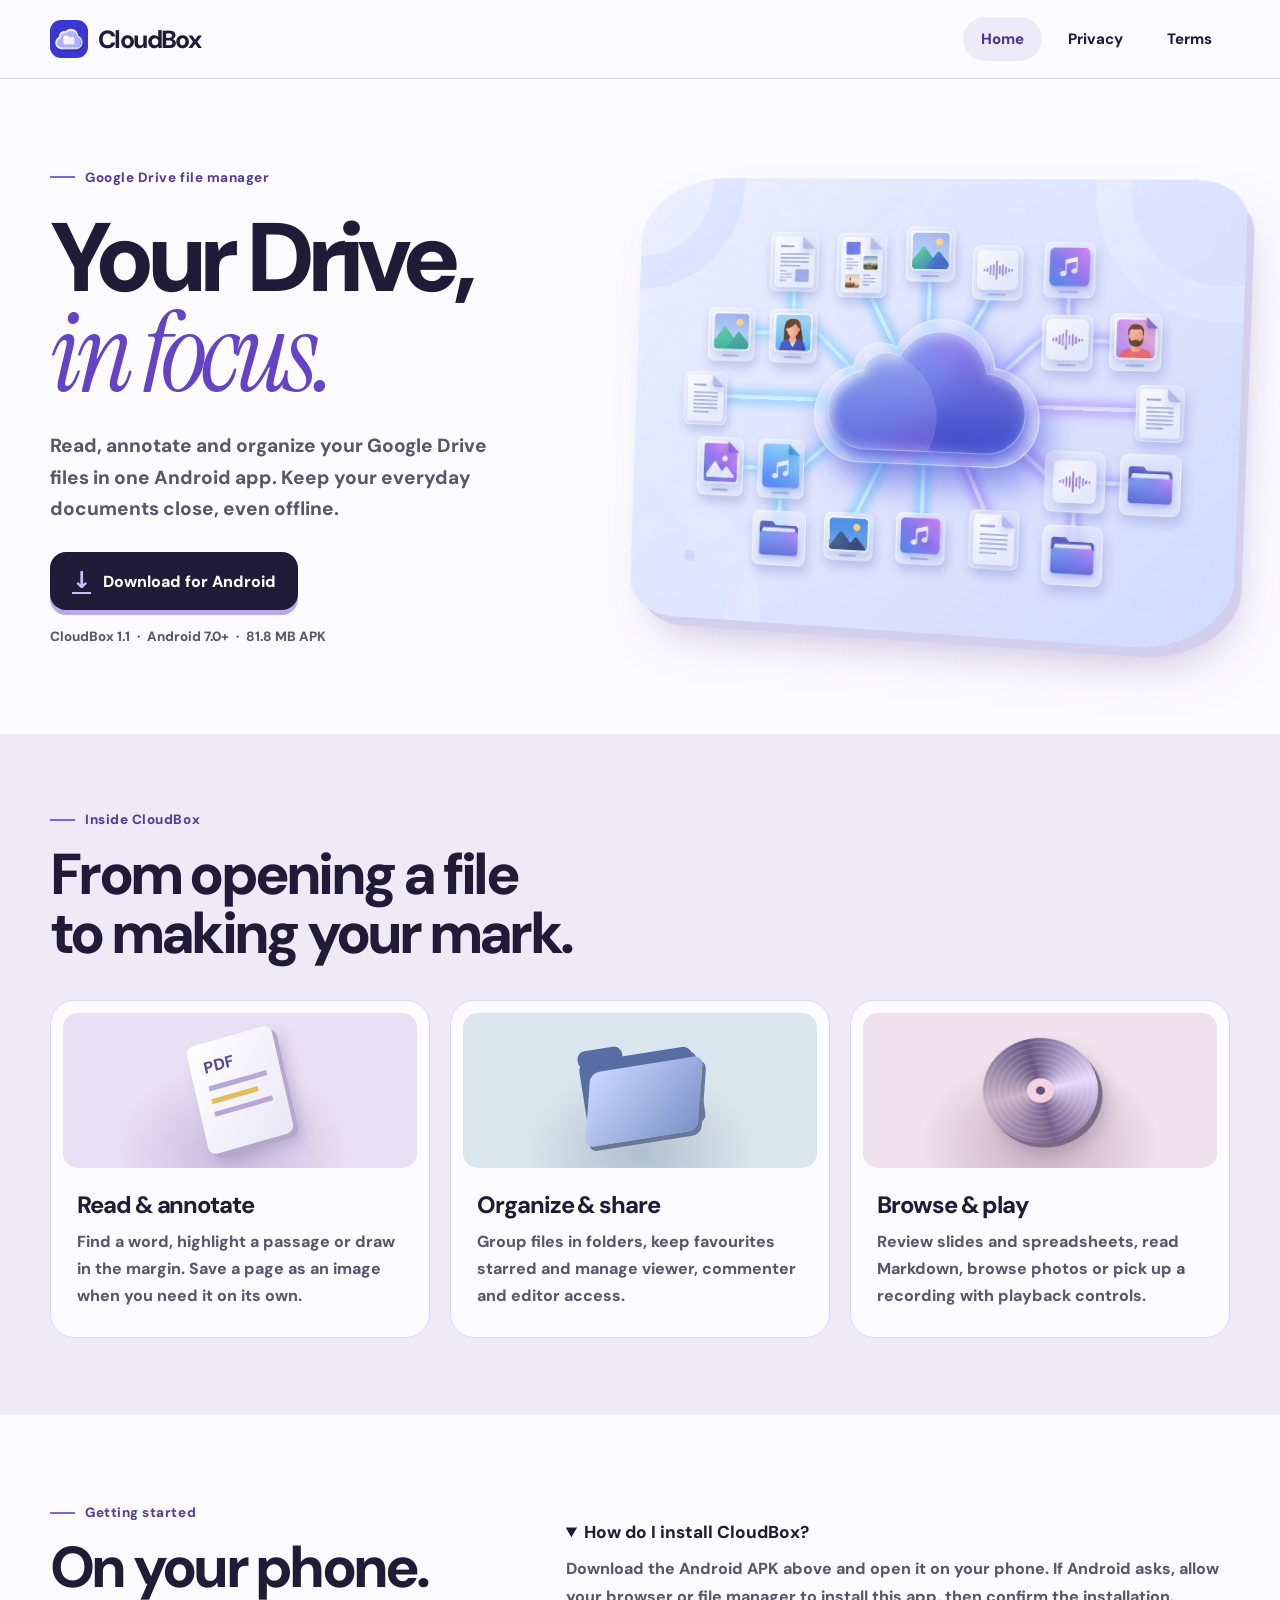
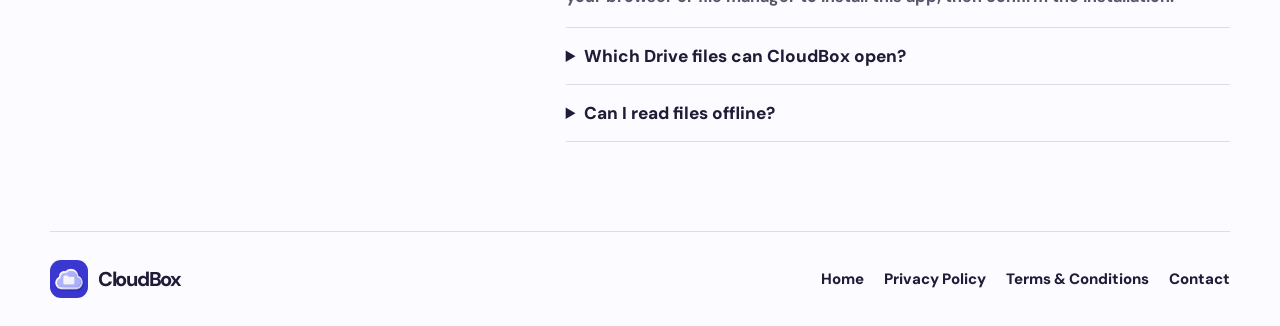
<file: website/index.html>
<!doctype html>
<html lang="en"><head><meta charset="utf-8"><meta name="viewport" content="width=device-width,initial-scale=1">
<title>CloudBox — Google Drive file manager for Android</title><meta name="description" content="Download CloudBox for Android to organize Drive files, annotate PDFs and read offline.">
<link rel="icon" href="./assets/cloudbox_icon.jpg"><link rel="stylesheet" href="./styles.css"></head>
<body><a class="skip" href="#main">Skip to content</a><header class="top"><div class="wrap mast"><a class="brand" href="./index.html"><img width="38" height="38" src="./assets/cloudbox_icon.jpg" alt="">CloudBox</a><nav aria-label="Main navigation"><a href="./index.html" aria-current="page">Home</a><a href="./privacy.html">Privacy</a><a href="./terms.html">Terms</a></nav></div></header>
<main id="main">
<section class="hero wrap" id="about"><div class="intro"><p class="eyebrow"><i></i> Google Drive file manager</p>
<h1>Your Drive,<br><em>in focus.</em></h1>
<p class="lede">Read, annotate and organize your Google Drive files in one Android app. Keep your everyday documents close, even offline.</p>
<a class="download" href="./downloads/CloudBox-v1.1.apk" download="CloudBox-v1.1.apk" id="primaryDownloadBtn"><span class="down" aria-hidden="true">↓</span> Download for Android</a><p class="release">CloudBox 1.1 <b>·</b> Android 7.0+ <b>·</b> 81.8 MB APK</p></div>
<figure class="art"><img src="./assets/cloudbox_onboarding.jpg" width="1200" height="896" fetchpriority="high" alt="A sculpted violet cloud connected to document, photo and media tiles"></figure></section>
<section id="features" class="features"><div class="wrap"><p class="eyebrow"><i></i> Inside CloudBox</p><h2>From opening a file<br>to making your mark.</h2>
<div class="cards"><article class="card paper"><div class="scene" aria-hidden="true"><div class="sheet"><span>PDF</span><i></i><i></i><i></i></div></div>
<h3>Read &amp; annotate</h3><p>Find a word, highlight a passage or draw in the margin. Save a page as an image when you need it on its own.</p></article>
<article class="card folder"><div class="scene" aria-hidden="true"><div class="folderback"></div><div class="folderfront"></div></div><h3>Organize &amp; share</h3><p>Group files in folders, keep favourites starred and manage viewer, commenter and editor access.</p></article>
<article class="card media"><div class="scene" aria-hidden="true"><div class="platter"></div></div><h3>Browse &amp; play</h3><p>Review slides and spreadsheets, read Markdown, browse photos or pick up a recording with playback controls.</p></article></div></div></section>
<section class="wrap guide" id="how-it-works"><div><p class="eyebrow"><i></i> Getting started</p><h2>On your phone.</h2></div><div class="faqs">
<details open><summary>How do I install CloudBox?</summary><p>Download the Android APK above and open it on your phone. If Android asks, allow your browser or file manager to install this app, then confirm the installation.</p></details>
<details><summary>Which Drive files can CloudBox open?</summary><p>Sign in with Google and grant file access. CloudBox uses the drive.file permission for items you create or explicitly share with the app. <a href="./privacy.html">Read the privacy policy</a>.</p></details>
<details><summary>Can I read files offline?</summary><p>Choose “Make available offline” on a supported file while connected. Its saved copy is available on that device when your connection drops.</p></details></div></section></main><footer><div class="wrap foot"><a class="brand" href="./index.html"><img width="38" height="38" src="./assets/cloudbox_icon.jpg" alt="">CloudBox</a><div><a href="./index.html">Home</a><a href="./privacy.html">Privacy Policy</a><a href="./terms.html">Terms &amp; Conditions</a><a href="mailto:rajanprasaila@gmail.com">Contact</a></div></div></footer></body></html>
</file>
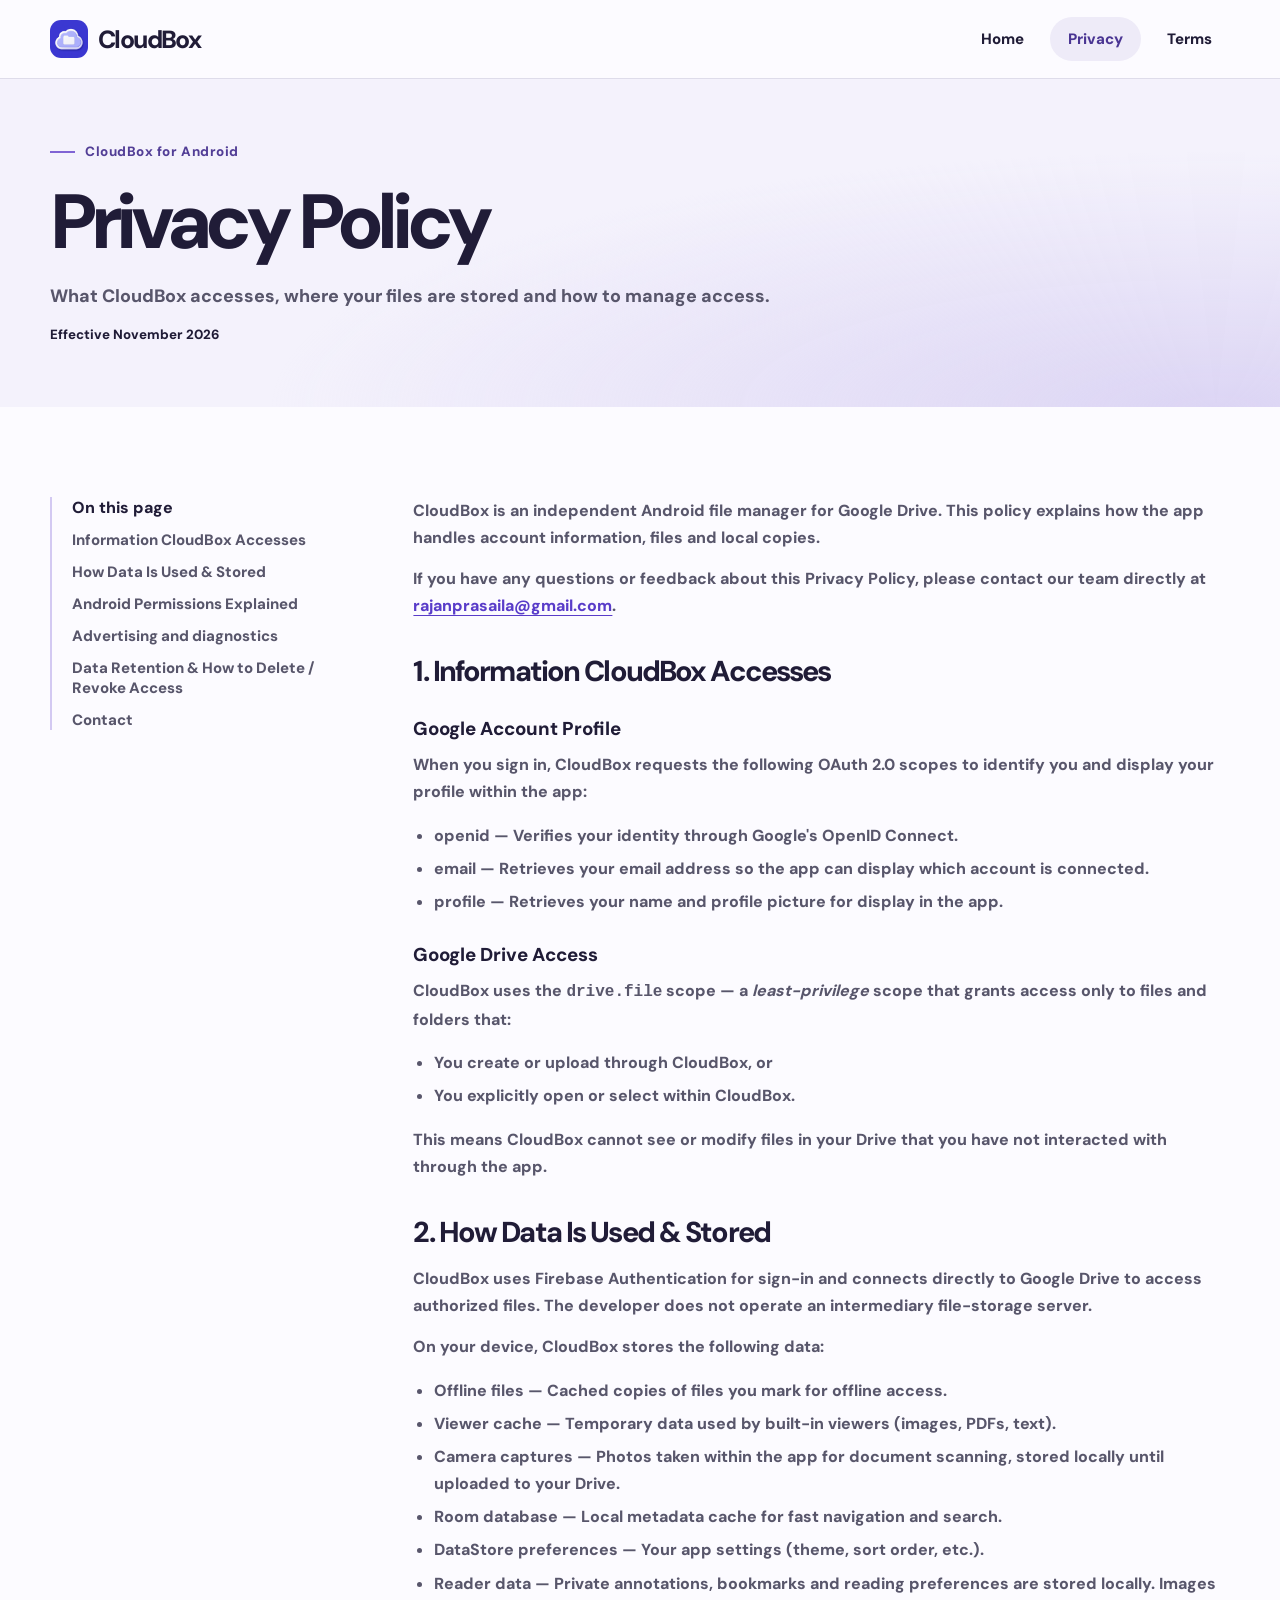
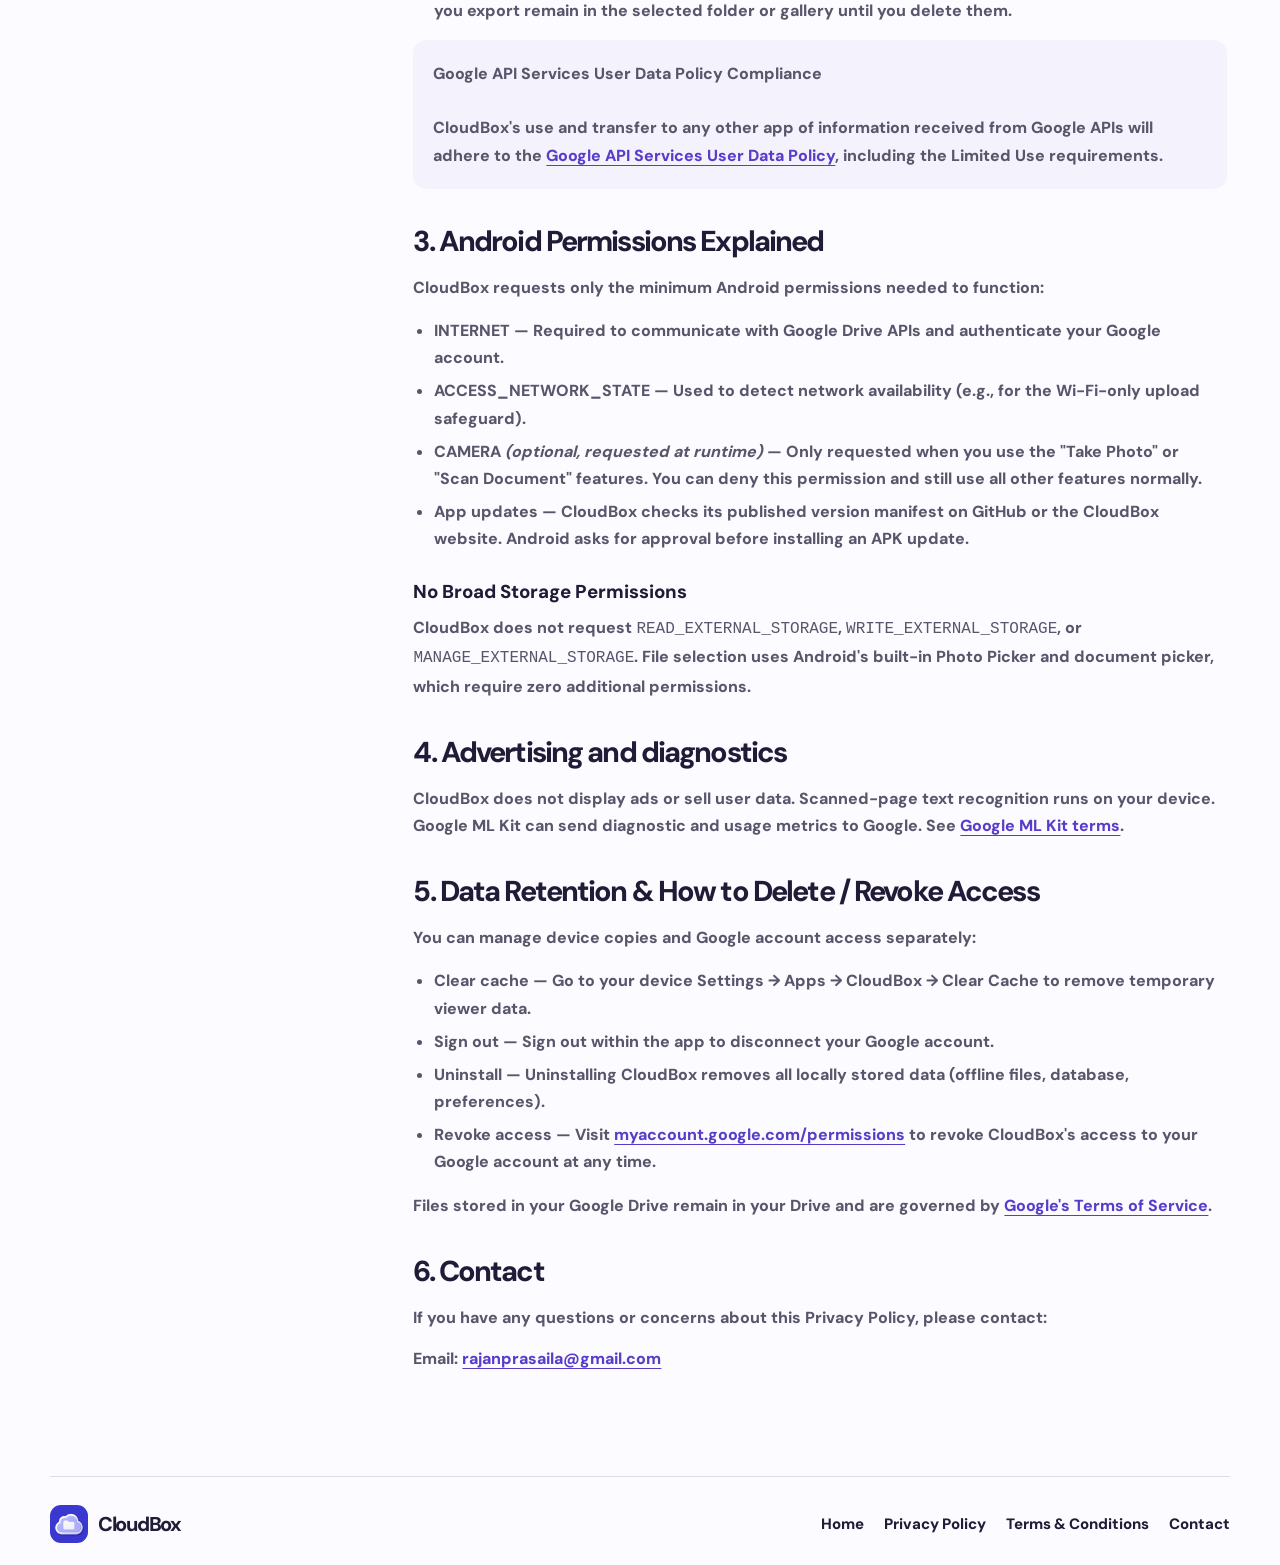
<file: website/privacy.html>
<!doctype html>
<html lang="en"><head><meta charset="utf-8"><meta name="viewport" content="width=device-width,initial-scale=1">
<title>Privacy Policy — CloudBox</title><meta name="description" content="What CloudBox accesses, where your files are stored and how to manage access.">
<link rel="icon" href="./assets/cloudbox_icon.jpg"><link rel="stylesheet" href="./styles.css"></head>
<body><a class="skip" href="#main">Skip to content</a><header class="top"><div class="wrap mast"><a class="brand" href="./index.html"><img width="38" height="38" src="./assets/cloudbox_icon.jpg" alt="">CloudBox</a><nav aria-label="Main navigation"><a href="./index.html">Home</a><a href="./privacy.html" aria-current="page">Privacy</a><a href="./terms.html">Terms</a></nav></div></header>
<main id="main"><div class="legalhead"><div class="wrap"><p class="eyebrow"><i></i> CloudBox for Android</p><h1>Privacy Policy</h1><p>What CloudBox accesses, where your files are stored and how to manage access.</p><small>Effective November 2026</small></div></div><div class="wrap reading"><aside><strong>On this page</strong><a href="#section-1">Information CloudBox Accesses</a><a href="#section-2">How Data Is Used &amp; Stored</a><a href="#section-3">Android Permissions Explained</a><a href="#section-4">Advertising and diagnostics</a><a href="#section-5">Data Retention &amp; How to Delete / Revoke Access</a><a href="#section-6">Contact</a></aside><article class="prose">
<p class="lead-intro">CloudBox is an independent Android file manager for Google Drive. This policy explains how the app handles account information, files and local copies.</p>
<p>If you have any questions or feedback about this Privacy Policy, please contact our team directly at <a href="mailto:rajanprasaila@gmail.com">rajanprasaila@gmail.com</a>.</p>
<!-- Section 1 -->
<h2 id="section-1">1. Information CloudBox Accesses</h2>
<h3>Google Account Profile</h3>
<p>When you sign in, CloudBox requests the following OAuth 2.0 scopes to identify you and display your profile
          within the app:</p>
<ul>
<li><strong>openid</strong> — Verifies your identity through Google's OpenID Connect.</li>
<li><strong>email</strong> — Retrieves your email address so the app can display which account is connected.
          </li>
<li><strong>profile</strong> — Retrieves your name and profile picture for display in the app.</li>
</ul>
<h3>Google Drive Access</h3>
<p>CloudBox uses the <strong><code>drive.file</code></strong> scope — a <em>least-privilege</em> scope that
          grants access <strong>only</strong> to files and folders that:</p>
<ul>
<li>You create or upload through CloudBox, or</li>
<li>You explicitly open or select within CloudBox.</li>
</ul>
<p>This means CloudBox <strong>cannot</strong> see or modify files in your Drive that you have not interacted
          with through the app.</p>
<!-- Section 2 -->
<h2 id="section-2">2. How Data Is Used &amp; Stored</h2>
<p>CloudBox uses Firebase Authentication for sign-in and connects directly to Google Drive to access authorized files. The developer does not operate an intermediary file-storage server.</p>
<p>On your device, CloudBox stores the following data:</p>
<ul>
<li><strong>Offline files</strong> — Cached copies of files you mark for offline access.</li>
<li><strong>Viewer cache</strong> — Temporary data used by built-in viewers (images, PDFs, text).</li>
<li><strong>Camera captures</strong> — Photos taken within the app for document scanning, stored locally until
            uploaded to your Drive.</li>
<li><strong>Room database</strong> — Local metadata cache for fast navigation and search.</li>
<li><strong>DataStore preferences</strong> — Your app settings (theme, sort order, etc.).</li><li><strong>Reader data</strong> — Private annotations, bookmarks and reading preferences are stored locally. Images you export remain in the selected folder or gallery until you delete them.</li>
</ul>
<!-- Google API Policy -->
<div class="policy-highlight">
<strong>Google API Services User Data Policy Compliance</strong><br/><br/>
          CloudBox's use and transfer to any other app of information received from Google APIs will adhere to the <a href="https://developers.google.com/terms/api-services-user-data-policy" rel="noopener noreferrer" target="_blank">Google API Services User Data Policy</a>, including the Limited Use requirements.
        </div>
<!-- Section 3 -->
<h2 id="section-3">3. Android Permissions Explained</h2>
<p>CloudBox requests only the minimum Android permissions needed to function:</p>
<ul>
<li><strong>INTERNET</strong> — Required to communicate with Google Drive APIs and authenticate your Google
            account.</li>
<li><strong>ACCESS_NETWORK_STATE</strong> — Used to detect network availability (e.g., for the Wi-Fi-only
            upload safeguard).</li>
<li><strong>CAMERA</strong> <em>(optional, requested at runtime)</em> — Only requested when you use the "Take
            Photo" or "Scan Document" features. You can deny this permission and still use all other features normally.
          </li><li><strong>App updates</strong> — CloudBox checks its published version manifest on GitHub or the CloudBox website. Android asks for approval before installing an APK update.</li>
</ul>
<h3>No Broad Storage Permissions</h3>
<p>CloudBox does <strong>not</strong> request <code>READ_EXTERNAL_STORAGE</code>,
          <code>WRITE_EXTERNAL_STORAGE</code>, or <code>MANAGE_EXTERNAL_STORAGE</code>. File selection uses Android's
          built-in Photo Picker and document picker, which require zero additional permissions.</p>
<!-- Section 4 -->
<h2 id="section-4">4. Advertising and diagnostics</h2>
<p>CloudBox does not display ads or sell user data. Scanned-page text recognition runs on your device. Google ML Kit can send diagnostic and usage metrics to Google. See <a href="https://developers.google.com/ml-kit/terms">Google ML Kit terms</a>.</p>
<!-- Section 5 -->
<h2 id="section-5">5. Data Retention &amp; How to Delete / Revoke Access</h2>
<p>You can manage device copies and Google account access separately:</p>
<ul>
<li><strong>Clear cache</strong> — Go to your device Settings → Apps → CloudBox → Clear Cache to remove
            temporary viewer data.</li>
<li><strong>Sign out</strong> — Sign out within the app to disconnect your Google account.</li>
<li><strong>Uninstall</strong> — Uninstalling CloudBox removes all locally stored data (offline files,
            database, preferences).</li>
<li><strong>Revoke access</strong> — Visit <a href="https://myaccount.google.com/permissions" rel="noopener noreferrer" target="_blank">myaccount.google.com/permissions</a> to revoke CloudBox's access to your Google
            account at any time.</li>
</ul>
<p>Files stored in your Google Drive remain in your Drive and are governed by <a href="https://policies.google.com/terms" rel="noopener noreferrer" target="_blank">Google's Terms of
            Service</a>.</p>
<!-- Contact -->
<h2 id="section-6">6. Contact</h2>
<p>If you have any questions or concerns about this Privacy Policy, please contact:</p>
<p><strong>Email:</strong> <a href="mailto:rajanprasaila@gmail.com">rajanprasaila@gmail.com</a></p>
</article></div></main><footer><div class="wrap foot"><a class="brand" href="./index.html"><img width="38" height="38" src="./assets/cloudbox_icon.jpg" alt="">CloudBox</a><div><a href="./index.html">Home</a><a href="./privacy.html">Privacy Policy</a><a href="./terms.html">Terms &amp; Conditions</a><a href="mailto:rajanprasaila@gmail.com">Contact</a></div></div></footer></body></html>
</file>
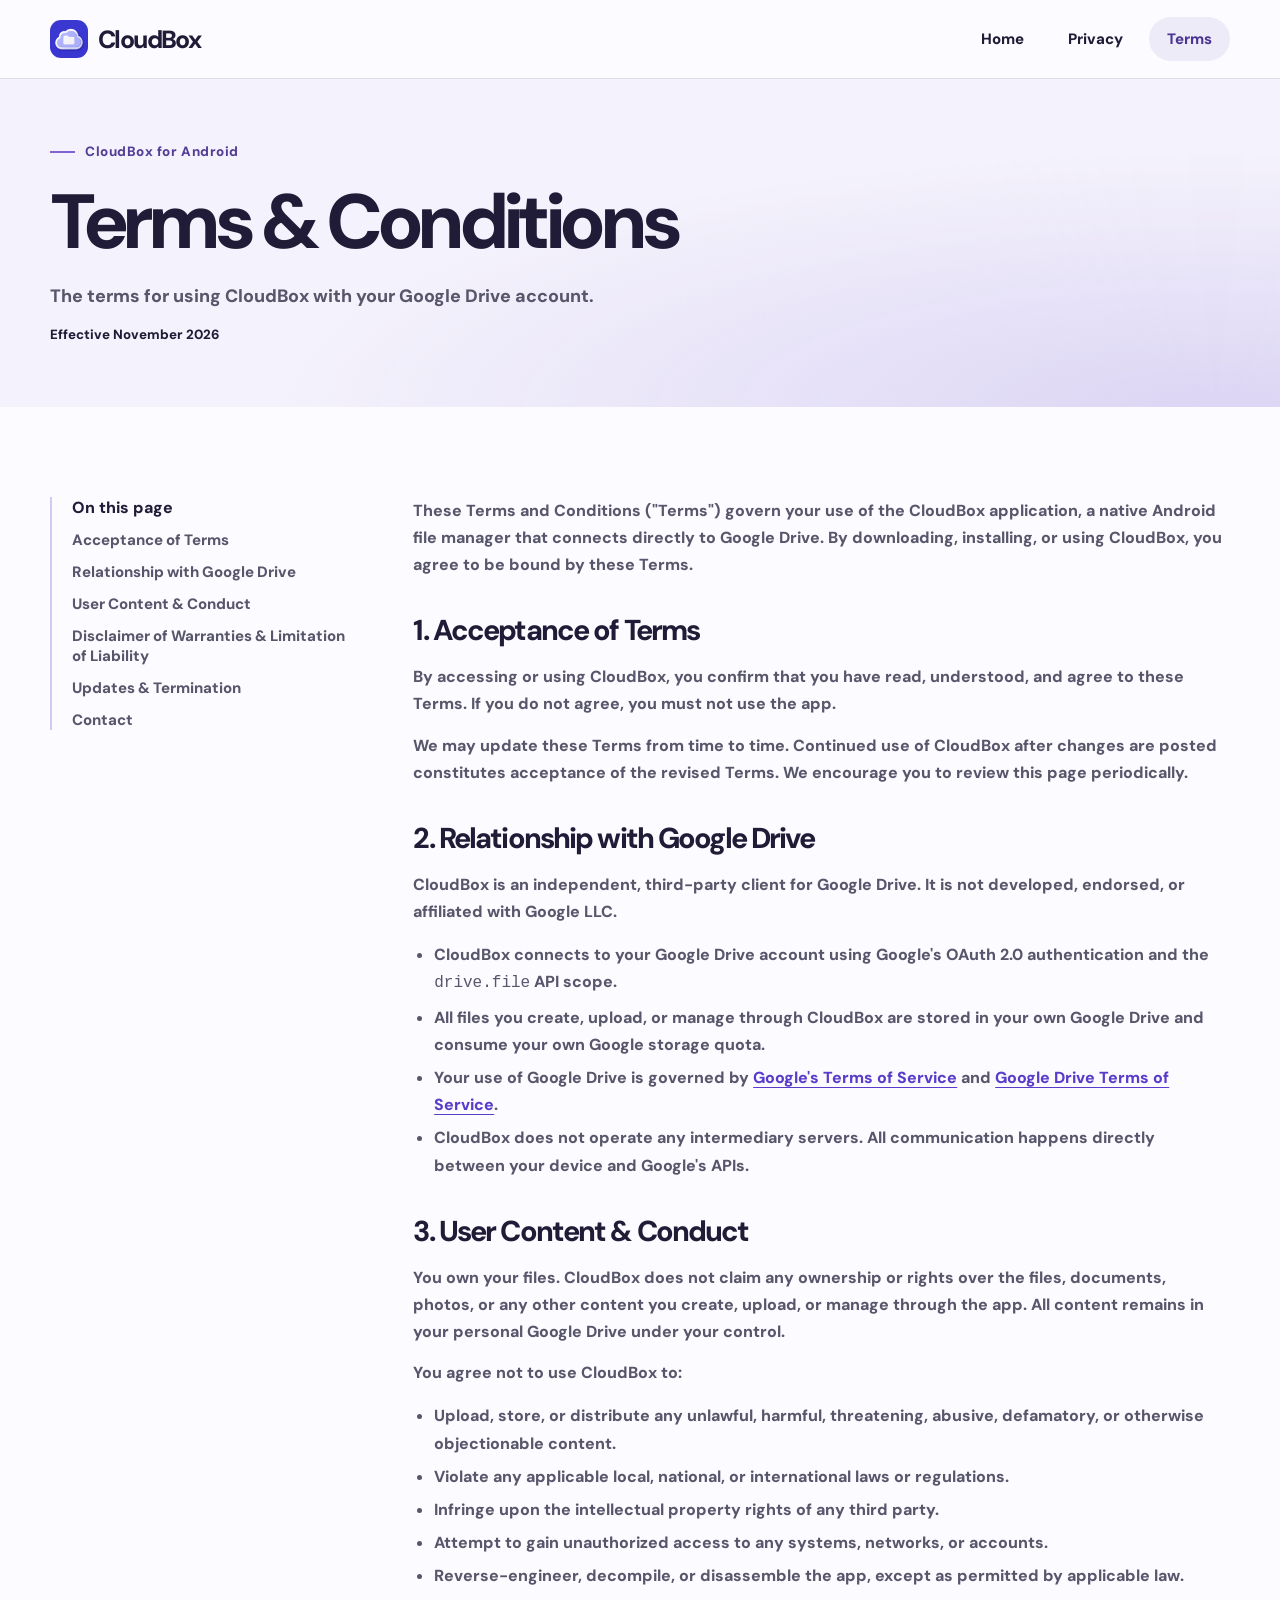
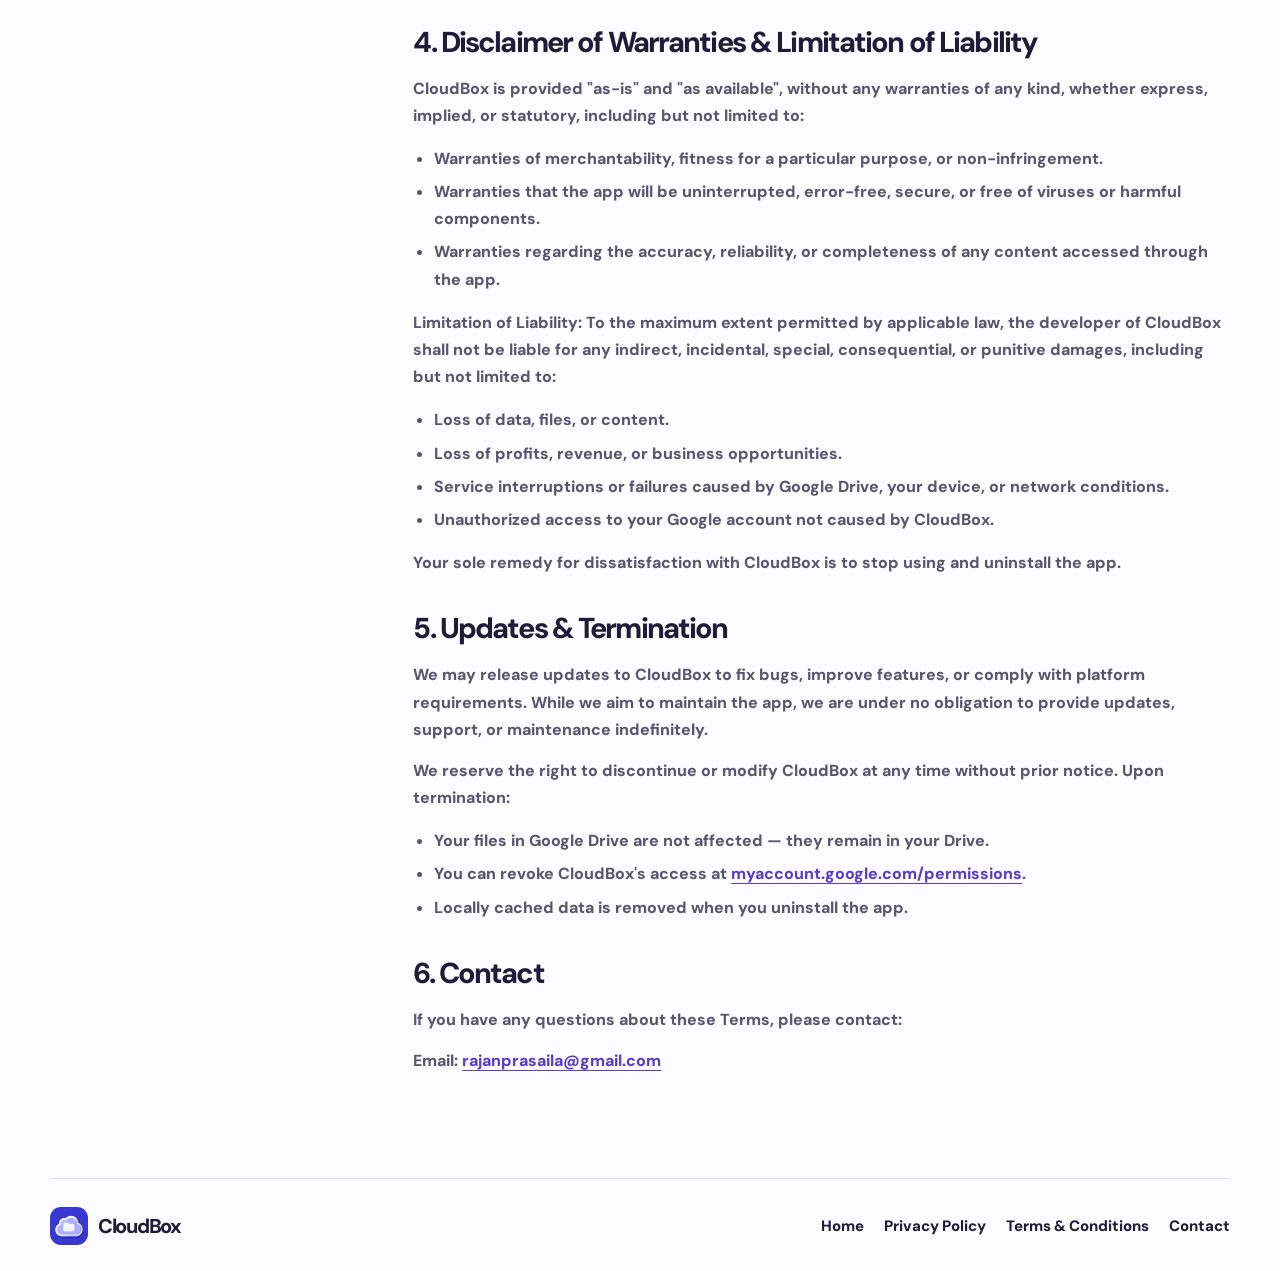
<file: website/terms.html>
<!doctype html>
<html lang="en"><head><meta charset="utf-8"><meta name="viewport" content="width=device-width,initial-scale=1">
<title>Terms &amp; Conditions — CloudBox</title><meta name="description" content="The terms for using CloudBox with your Google Drive account.">
<link rel="icon" href="./assets/cloudbox_icon.jpg"><link rel="stylesheet" href="./styles.css"></head>
<body><a class="skip" href="#main">Skip to content</a><header class="top"><div class="wrap mast"><a class="brand" href="./index.html"><img width="38" height="38" src="./assets/cloudbox_icon.jpg" alt="">CloudBox</a><nav aria-label="Main navigation"><a href="./index.html">Home</a><a href="./privacy.html">Privacy</a><a href="./terms.html" aria-current="page">Terms</a></nav></div></header>
<main id="main"><div class="legalhead"><div class="wrap"><p class="eyebrow"><i></i> CloudBox for Android</p><h1>Terms &amp; Conditions</h1><p>The terms for using CloudBox with your Google Drive account.</p><small>Effective November 2026</small></div></div><div class="wrap reading"><aside><strong>On this page</strong><a href="#section-1">Acceptance of Terms</a><a href="#section-2">Relationship with Google Drive</a><a href="#section-3">User Content &amp; Conduct</a><a href="#section-4">Disclaimer of Warranties &amp; Limitation of Liability</a><a href="#section-5">Updates &amp; Termination</a><a href="#section-6">Contact</a></aside><article class="prose">
<p class="lead-intro">These Terms and Conditions ("Terms") govern your use of the <strong>CloudBox</strong> application, a native Android file manager that connects directly to Google Drive. By downloading, installing, or using CloudBox, you agree to be bound by these Terms.</p>
<!-- Section 1 -->
<h2 id="section-1">1. Acceptance of Terms</h2>
<p>By accessing or using CloudBox, you confirm that you have read, understood, and agree to these Terms. If you do not agree, you must not use the app.</p>
<p>We may update these Terms from time to time. Continued use of CloudBox after changes are posted constitutes acceptance of the revised Terms. We encourage you to review this page periodically.</p>
<!-- Section 2 -->
<h2 id="section-2">2. Relationship with Google Drive</h2>
<p>CloudBox is an <strong>independent, third-party client</strong> for Google Drive. It is not developed, endorsed, or affiliated with Google LLC.</p>
<ul>
<li>CloudBox connects to your Google Drive account using Google's OAuth 2.0 authentication and the <code>drive.file</code> API scope.</li>
<li>All files you create, upload, or manage through CloudBox are stored in <strong>your own Google Drive</strong> and consume <strong>your own Google storage quota</strong>.</li>
<li>Your use of Google Drive is governed by <a href="https://policies.google.com/terms" rel="noopener noreferrer" target="_blank">Google's Terms of Service</a> and <a href="https://www.google.com/drive/terms-of-service/" rel="noopener noreferrer" target="_blank">Google Drive Terms of Service</a>.</li>
<li>CloudBox does not operate any intermediary servers. All communication happens directly between your device and Google's APIs.</li>
</ul>
<!-- Section 3 -->
<h2 id="section-3">3. User Content &amp; Conduct</h2>
<p><strong>You own your files.</strong> CloudBox does not claim any ownership or rights over the files, documents, photos, or any other content you create, upload, or manage through the app. All content remains in your personal Google Drive under your control.</p>
<p>You agree not to use CloudBox to:</p>
<ul>
<li>Upload, store, or distribute any unlawful, harmful, threatening, abusive, defamatory, or otherwise objectionable content.</li>
<li>Violate any applicable local, national, or international laws or regulations.</li>
<li>Infringe upon the intellectual property rights of any third party.</li>
<li>Attempt to gain unauthorized access to any systems, networks, or accounts.</li>
<li>Reverse-engineer, decompile, or disassemble the app, except as permitted by applicable law.</li>
</ul>
<!-- Section 4 -->
<h2 id="section-4">4. Disclaimer of Warranties &amp; Limitation of Liability</h2>
<p>CloudBox is provided <strong>"as-is"</strong> and <strong>"as available"</strong>, without any warranties of any kind, whether express, implied, or statutory, including but not limited to:</p>
<ul>
<li>Warranties of merchantability, fitness for a particular purpose, or non-infringement.</li>
<li>Warranties that the app will be uninterrupted, error-free, secure, or free of viruses or harmful components.</li>
<li>Warranties regarding the accuracy, reliability, or completeness of any content accessed through the app.</li>
</ul>
<p><strong>Limitation of Liability:</strong> To the maximum extent permitted by applicable law, the developer of CloudBox shall not be liable for any indirect, incidental, special, consequential, or punitive damages, including but not limited to:</p>
<ul>
<li>Loss of data, files, or content.</li>
<li>Loss of profits, revenue, or business opportunities.</li>
<li>Service interruptions or failures caused by Google Drive, your device, or network conditions.</li>
<li>Unauthorized access to your Google account not caused by CloudBox.</li>
</ul>
<p>Your sole remedy for dissatisfaction with CloudBox is to stop using and uninstall the app.</p>
<!-- Section 5 -->
<h2 id="section-5">5. Updates &amp; Termination</h2>
<p>We may release updates to CloudBox to fix bugs, improve features, or comply with platform requirements. While we aim to maintain the app, we are under no obligation to provide updates, support, or maintenance indefinitely.</p>
<p>We reserve the right to discontinue or modify CloudBox at any time without prior notice. Upon termination:</p>
<ul>
<li>Your files in Google Drive are <strong>not affected</strong> — they remain in your Drive.</li>
<li>You can revoke CloudBox's access at <a href="https://myaccount.google.com/permissions" rel="noopener noreferrer" target="_blank">myaccount.google.com/permissions</a>.</li>
<li>Locally cached data is removed when you uninstall the app.</li>
</ul>
<!-- Contact -->
<h2 id="section-6">6. Contact</h2>
<p>If you have any questions about these Terms, please contact:</p>
<p><strong>Email:</strong> <a href="mailto:rajanprasaila@gmail.com">rajanprasaila@gmail.com</a></p>
</article></div></main><footer><div class="wrap foot"><a class="brand" href="./index.html"><img width="38" height="38" src="./assets/cloudbox_icon.jpg" alt="">CloudBox</a><div><a href="./index.html">Home</a><a href="./privacy.html">Privacy Policy</a><a href="./terms.html">Terms &amp; Conditions</a><a href="mailto:rajanprasaila@gmail.com">Contact</a></div></div></footer></body></html>
</file>
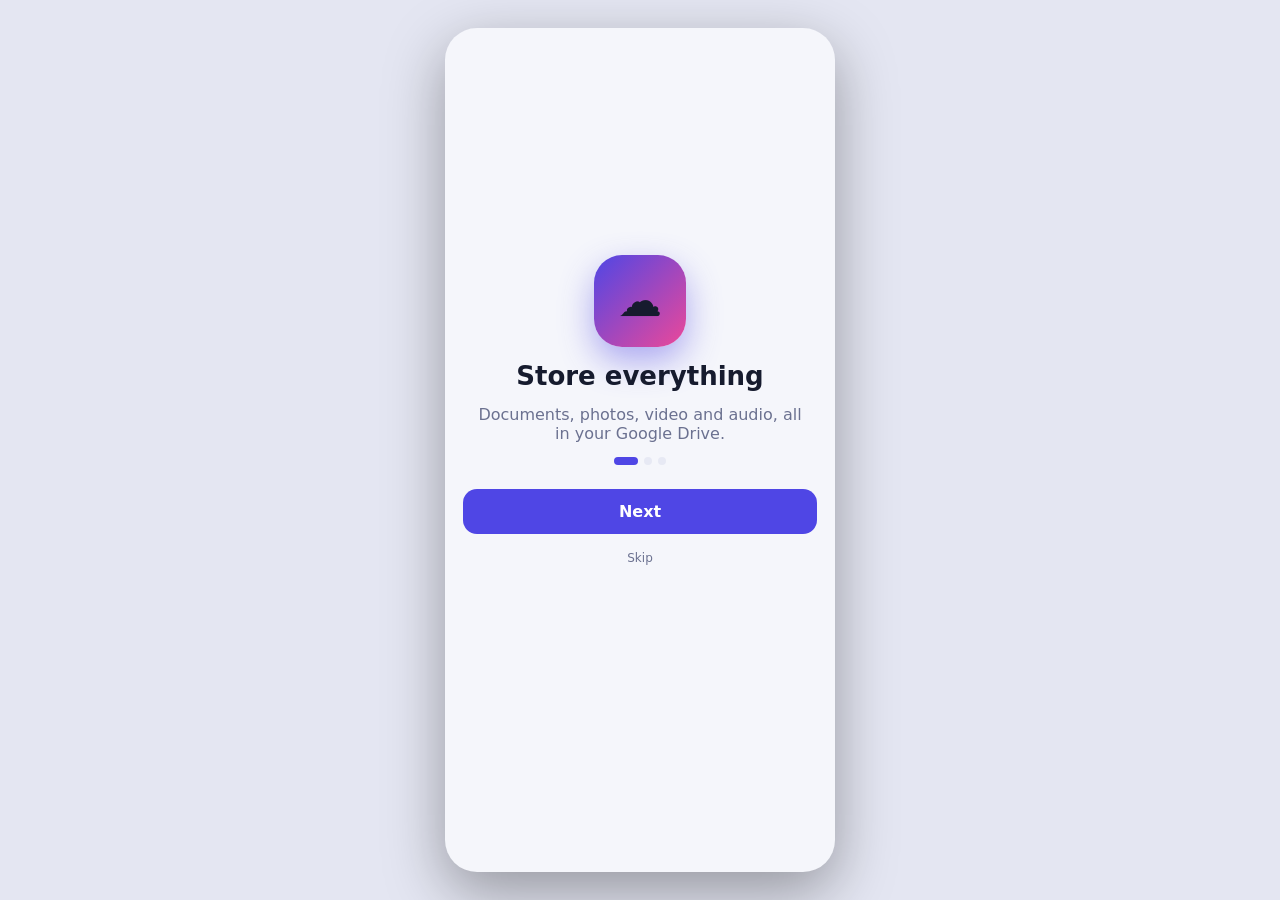
<file: public/assets/aistudio/CloudBox___File_Manager_Prototype_2cceb228.html>
<!DOCTYPE html>
<html lang="en"><head><meta charset="utf-8">
<meta name="viewport" content="width=device-width, initial-scale=1, viewport-fit=cover">
<title>CloudBox – File Manager Prototype</title>
<style>
:root{--bg:#F5F6FB;--card:#fff;--tx:#161B2E;--mu:#6B7190;--pr:#4F46E5;--pr2:#EEF0FF;--bd:#E7E9F4;--sh:0 6px 20px rgba(60,60,120,.09);--out:#E4E6F2;box-sizing:border-box;padding-top:env(safe-area-inset-top,0px);padding-bottom:env(safe-area-inset-bottom,0px)}
@media(prefers-color-scheme:dark){:root:not([data-theme="light"]){--bg:#0E1020;--card:#1A1D33;--tx:#EEF0FF;--mu:#9296B5;--pr:#7C83FF;--pr2:#24284A;--bd:#2A2E4F;--sh:0 6px 20px rgba(0,0,0,.4);--out:#05060F}}
:root[data-theme="dark"]{--bg:#0E1020;--card:#1A1D33;--tx:#EEF0FF;--mu:#9296B5;--pr:#7C83FF;--pr2:#24284A;--bd:#2A2E4F;--sh:0 6px 20px rgba(0,0,0,.4);--out:#05060F}
*{box-sizing:border-box;margin:0;-webkit-tap-highlight-color:transparent}
html,body{height:100%}
body{background:var(--out);font-family:Inter,system-ui,-apple-system,"Segoe UI",Roboto,sans-serif;color:var(--tx);display:flex;align-items:center;justify-content:center}
#app{position:relative;width:390px;height:min(844px,100%);background:var(--bg);border-radius:32px;overflow:hidden;display:flex;flex-direction:column;box-shadow:0 20px 60px rgba(0,0,0,.35)}
@media(max-width:430px){#app{width:100%;height:100%;border-radius:0}}
#screen{flex:1;overflow-y:auto;padding:16px 18px 96px}
button{font:inherit;color:inherit;border:0;background:none;cursor:pointer}
input{font:inherit;color:var(--tx)}
.top{display:flex;align-items:center;gap:10px;margin-bottom:14px}
.top h1{font-size:22px;font-weight:700;flex:1}
.av{width:38px;height:38px;border-radius:50%;background:linear-gradient(135deg,#6366F1,#EC4899);color:#fff;font-weight:700;display:grid;place-items:center}
.ib{width:40px;height:40px;border-radius:12px;background:var(--card);box-shadow:var(--sh);display:grid;place-items:center;font-size:17px}
.search{display:flex;gap:8px;align-items:center;background:var(--card);border-radius:16px;padding:12px 14px;box-shadow:var(--sh);color:var(--mu);margin-bottom:14px;width:100%}
.search input{flex:1;border:0;background:none;outline:0}
.sec{display:flex;justify-content:space-between;align-items:center;margin:18px 0 10px;font-weight:700}
.sec small{color:var(--pr);font-weight:600;font-size:13px}
.hero{background:linear-gradient(135deg,#4F46E5,#8B5CF6);color:#fff;border-radius:22px;padding:18px;box-shadow:var(--sh)}
.bar{height:8px;background:rgba(255,255,255,.25);border-radius:9px;overflow:hidden;margin:10px 0 6px}
.bar i{display:block;height:100%;background:#fff;border-radius:9px}
.chips{display:flex;gap:8px;overflow-x:auto;padding-bottom:4px}
.chip{flex:none;padding:8px 14px;border-radius:20px;background:var(--card);box-shadow:var(--sh);font-size:13px;font-weight:600}
.chip.on{background:var(--pr);color:#fff}
.grid{display:grid;grid-template-columns:1fr 1fr;gap:12px}
.card{background:var(--card);border-radius:18px;padding:12px;box-shadow:var(--sh);position:relative;text-align:left}
.th{height:74px;border-radius:12px;display:grid;place-items:center;font-size:32px;margin-bottom:10px}
.nm{font-weight:600;font-size:14px;white-space:nowrap;overflow:hidden;text-overflow:ellipsis}
.mt{font-size:12px;color:var(--mu);margin-top:2px}
.row{display:flex;align-items:center;gap:12px;background:var(--card);border-radius:16px;padding:10px 12px;box-shadow:var(--sh);margin-bottom:10px;width:100%;text-align:left}
.row .th{width:44px;height:44px;margin:0;font-size:22px;flex:none}
.row .in{flex:1;min-width:0}
.dots{padding:6px 8px;color:var(--mu);font-weight:700;font-size:18px}
.crumb{display:flex;gap:6px;align-items:center;font-size:13px;color:var(--mu);margin-bottom:12px;flex-wrap:wrap}
.crumb b{color:var(--pr);cursor:pointer}
.tabs{position:absolute;left:0;right:0;bottom:0;background:var(--card);display:flex;justify-content:space-around;padding:10px 6px calc(12px + env(safe-area-inset-bottom,0px));border-top:1px solid var(--bd)}
.tab{display:flex;flex-direction:column;align-items:center;gap:2px;font-size:11px;color:var(--mu);width:64px}
.tab span{font-size:20px}.tab.on{color:var(--pr);font-weight:700}
.fab{position:absolute;right:20px;bottom:88px;width:58px;height:58px;border-radius:20px;background:var(--pr);color:#fff;font-size:30px;box-shadow:0 10px 24px rgba(79,70,229,.5);display:grid;place-items:center}
.ov{position:absolute;inset:0;background:rgba(10,12,30,.5);display:flex;align-items:flex-end;z-index:20}
.sheet{background:var(--card);width:100%;border-radius:26px 26px 0 0;padding:10px 18px 26px;max-height:85%;overflow-y:auto;animation:up .22s ease}
@keyframes up{from{transform:translateY(60%);opacity:.4}}
.grab{width:42px;height:5px;border-radius:5px;background:var(--bd);margin:0 auto 14px}
.sheet h3{margin-bottom:12px}
.act{display:flex;align-items:center;gap:14px;padding:12px 4px;width:100%;text-align:left;font-weight:500;border-radius:12px}
.act:active{background:var(--pr2)}
.act span{width:36px;height:36px;border-radius:12px;background:var(--pr2);display:grid;place-items:center}
.btn{background:var(--pr);color:#fff;padding:13px;border-radius:14px;font-weight:700;width:100%;margin-top:10px}
.btn.g{background:var(--pr2);color:var(--pr)}
.fld{width:100%;border:1.5px solid var(--bd);background:var(--bg);border-radius:14px;padding:12px;outline:0}
select{background:var(--pr2);color:var(--pr);border:0;border-radius:10px;padding:6px 8px;font-weight:600}
.tg{width:46px;height:26px;border-radius:20px;background:var(--bd);position:relative;flex:none}
.tg i{position:absolute;top:3px;left:3px;width:20px;height:20px;border-radius:50%;background:#fff;transition:.2s}
.tg.on{background:var(--pr)}.tg.on i{left:23px}
.toast{position:absolute;left:18px;right:18px;bottom:96px;background:#1c2040;color:#fff;border-radius:16px;padding:12px 14px;z-index:30;font-size:14px;box-shadow:var(--sh)}
.toast .bar{background:rgba(255,255,255,.2);margin:8px 0 0}
.login{display:flex;flex-direction:column;justify-content:center;min-height:100%;text-align:center;gap:14px}
.logo{width:92px;height:92px;border-radius:28px;margin:0 auto;background:linear-gradient(135deg,#4F46E5,#EC4899);display:grid;place-items:center;font-size:44px;box-shadow:0 14px 34px rgba(79,70,229,.45)}
.dotsw{display:flex;gap:6px;justify-content:center}.dotsw i{width:8px;height:8px;border-radius:8px;background:var(--bd)}.dotsw i.on{width:24px;background:var(--pr)}
.view{height:300px;border-radius:22px;display:grid;place-items:center;font-size:90px;margin-bottom:16px;position:relative;overflow:hidden}
.play{width:72px;height:72px;border-radius:50%;background:rgba(255,255,255,.9);color:#4F46E5;font-size:28px;display:grid;place-items:center}
.wave{display:flex;align-items:center;gap:4px;height:90px}.wave i{width:6px;border-radius:6px;background:#fff}
.lines i{display:block;height:9px;border-radius:6px;background:rgba(255,255,255,.7);margin:10px 0}
.empty{text-align:center;color:var(--mu);padding:40px 0}
.pp{display:flex;align-items:center;gap:12px;padding:8px 0}
.pp .av{width:36px;height:36px;font-size:14px}
.seg{display:flex;background:var(--card);border-radius:14px;padding:4px;margin-bottom:12px;box-shadow:var(--sh)}
.seg button{flex:1;padding:9px;border-radius:11px;font-weight:600;font-size:13px;color:var(--mu)}
.seg .on{background:var(--pr);color:#fff}
.rb{font-size:11px;font-weight:700;padding:3px 8px;border-radius:8px;background:var(--pr2);color:var(--pr);flex:none}
.nd{width:8px;height:8px;border-radius:50%;background:#EF4444;flex:none}
.tbar{display:flex;gap:8px;overflow-x:auto;padding:2px 2px 8px}
.tb{flex:none;min-width:66px;display:flex;flex-direction:column;align-items:center;gap:4px;font-size:11px;font-weight:600;padding:10px 8px;border-radius:14px;background:var(--card);box-shadow:var(--sh)}
.tb span{font-size:18px}.tb.on{background:var(--pr);color:#fff}
.paper{border-radius:16px;padding:20px;line-height:1.6;box-shadow:var(--sh);min-height:300px;margin-bottom:12px;transition:.2s}
.paper p{margin:10px 0}
mark{background:#FDE047;color:#000;border-radius:3px}
.pn{display:flex;gap:10px;align-items:center;margin-bottom:12px;accent-color:var(--pr)}
.ctl{margin-bottom:12px;accent-color:var(--pr)}
.cap{position:absolute;bottom:16px;background:#000a;color:#fff;padding:4px 10px;border-radius:8px;font-size:13px}
.tbl{border-collapse:collapse;font-size:13px;min-width:100%}
.tbl td,.tbl th{border:1px solid var(--bd);padding:8px 10px;white-space:nowrap}
.tbl th{background:var(--pr2);color:var(--pr)}
.tbl td.sel{outline:2px solid var(--pr);outline-offset:-2px;background:var(--pr2)}
.lab{font-size:12px;font-weight:700;color:var(--mu);letter-spacing:.5px;margin:18px 0 8px}
</style></head>
<body><div id="app"><div id="screen"></div><div id="nav"></div><div id="layer"></div></div>
<script>
const TY={folder:['📁','#F59E0B'],doc:['📄','#3B82F6'],sheet:['📊','#10B981'],pdf:['📕','#EF4444'],img:['🖼️','#EC4899'],video:['🎬','#8B5CF6'],audio:['🎵','#14B8A6'],zip:['🗜️','#64748B']};
const NAMES={folder:'Folders',doc:'Documents',sheet:'Sheets',pdf:'PDFs',img:'Images',video:'Videos',audio:'Audio',zip:'Archives'};
let uid=20;
let items=[
{id:1,p:0,n:'Work',t:'folder',s:0,d:5},{id:2,p:0,n:'Photos',t:'folder',s:0,d:3,sh:1},{id:3,p:0,n:'Study',t:'folder',s:0,d:9},
{id:4,p:0,n:'Resume.pdf',t:'pdf',s:420,d:1,star:1},{id:5,p:0,n:'Budget 2026.xlsx',t:'sheet',s:310,d:2,sh:1},
{id:6,p:0,n:'Trip video.mp4',t:'video',s:84000,d:4},{id:7,p:0,n:'Podcast ep1.mp3',t:'audio',s:9200,d:6},{id:8,p:0,n:'Notes.docx',t:'doc',s:55,d:0,star:1},
{id:9,p:1,n:'Projects',t:'folder',s:0,d:7},{id:10,p:1,n:'Proposal.docx',t:'doc',s:120,d:2},{id:11,p:1,n:'Invoice.pdf',t:'pdf',s:210,d:3},
{id:12,p:9,n:'App design.pdf',t:'pdf',s:1800,d:1},{id:13,p:9,n:'Backup.zip',t:'zip',s:52000,d:8},
{id:14,p:2,n:'Beach.jpg',t:'img',s:3400,d:3},{id:15,p:2,n:'Sunset.png',t:'img',s:2800,d:5},{id:16,p:3,n:'Physics notes.pdf',t:'pdf',s:900,d:10}];
const ST={v:'login',tab:'home',cwd:0,mode:'grid',sk:'d',dir:1,ft:'all',q:'',sel:null,onb:0,dark:null,wifi:true,off:{}};
const $=s=>document.querySelector(s);
const sz=k=>k?(k>=1024?(k/1024).toFixed(1)+' MB':k+' KB'):'';
const ago=d=>d==0?'Today':d==1?'Yesterday':d+' days ago';
const get=id=>items.find(i=>i.id==id);
function list(f){let a=items.filter(i=>!i.tr&&f(i));if(ST.ft!='all')a=a.filter(i=>i.t==ST.ft);
 a.sort((x,y)=>{if((x.t=='folder')!=(y.t=='folder'))return x.t=='folder'?-1:1;let r=ST.sk=='n'?x.n.localeCompare(y.n):ST.sk=='s'?x.s-y.s:ST.sk=='t'?x.t.localeCompare(y.t):y.d-x.d;return r*ST.dir});return a}
function th(i){const[e,c]=TY[i.t];return `<div class="th" style="background:${c}22">${e}</div>`}
function meta(i){return [i.t=='folder'?'':sz(i.s),ago(i.d)].filter(Boolean).join(' · ')+(i.sh?' · 👥':'')}
function item(i){const star=i.star?'⭐ ':'';
 if(ST.mode=='list')return `<div class="row" onclick="op(${i.id})">${th(i)}<div class="in"><div class="nm">${star}${i.n}</div><div class="mt">${meta(i)}</div></div><button class="dots" onclick="event.stopPropagation();act(${i.id})">⋮</button></div>`;
 return `<div class="card" onclick="op(${i.id})">${th(i)}<div class="nm">${star}${i.n}</div><div class="mt">${meta(i)}</div><button class="dots" style="position:absolute;top:4px;right:2px" onclick="event.stopPropagation();act(${i.id})">⋮</button></div>`}
function wrap(a){return a.length?`<div class="${ST.mode=='grid'?'grid':''}">${a.map(item).join('')}</div>`:`<div class="empty"><div style="font-size:48px">🗂️</div>Nothing here yet</div>`}
function ctrl(){return `<div style="display:flex;gap:8px;margin-bottom:12px"><button class="chip" style="flex:1" onclick="sheet('sort')">⇅ Sort &amp; filter${ST.ft!='all'?' •':''}</button><button class="chip" onclick="ST.mode=ST.mode=='grid'?'list':'grid';go()">${ST.mode=='grid'?'☰ List':'▦ Grid'}</button></div>`}
function crumbs(){let p=[],c=ST.cwd;while(c){p.unshift(get(c));c=get(c).p}
 return `<div class="crumb"><b onclick="ST.cwd=0;go()">My Files</b>${p.map(x=>` › <b onclick="ST.cwd=${x.id};go()">${x.n}</b>`).join('')}</div>`}
function topbar(t){return `<div class="top"><h1>${t}</h1><button class="ib" onclick="ST.v='search';go()">🔍</button><button class="av" onclick="ST.v='settings';go()">A</button></div>`}
const V={
login(){const o=[['☁️','Store everything','Documents, photos, video and audio, all in your Google Drive.'],['🤝','Share with control','Invite people as Viewer, Commenter or Editor.'],['⚡','Find it fast','Search, sort and filter in one tap.']][ST.onb];
 return `<div class="login"><div class="logo">${o[0]}</div><h1 style="font-size:26px">${o[1]}</h1><p style="color:var(--mu);padding:0 12px">${o[2]}</p><div class="dotsw">${[0,1,2].map(i=>`<i class="${i==ST.onb?'on':''}"></i>`).join('')}</div>
 ${ST.onb<2?`<button class="btn" onclick="ST.onb++;go()">Next</button>`:`<button class="btn" onclick="ST.v='main';go()">G&nbsp; Continue with Google</button><p class="mt">Files are saved in your Google Drive</p>`}
 ${ST.onb<2?`<button class="mt" onclick="ST.onb=2;go()">Skip</button>`:''}</div>`},
home(){const used=Math.round(items.reduce((a,i)=>a+i.s,0)/1024);const rec=list(i=>i.t!='folder').sort((a,b)=>a.d-b.d).slice(0,4);
 return topbar('Hello, Alex 👋')+`<button class="search" onclick="ST.v='search';go()">🔍 <span>Search in CloudBox</span></button>
 <div class="hero"><div style="opacity:.85;font-size:13px">Google Drive storage</div><div style="font-size:26px;font-weight:700">${used} MB <span style="font-size:14px;opacity:.8">of 15 GB</span></div><div class="bar"><i style="width:${Math.max(4,used/150)}%"></i></div><div style="font-size:12px;opacity:.85;display:flex;justify-content:space-between"><span>Docs · Images · Video</span><button style="color:#fff;font-weight:700" onclick="ST.v='storage';go()">Details ›</button></div></div>
 <div class="sec">Quick access</div><div class="chips">${['img','video','audio','pdf','doc','zip'].map(t=>`<button class="chip" onclick="ST.ft='${t}';ST.tab='files';ST.cwd=0;go()">${TY[t][0]} ${NAMES[t]}</button>`).join('')}</div>
 <div class="sec">Recent <small onclick="ST.tab='files';go()">See all</small></div>${wrap(rec)}`},
files(){return topbar('My Files')+crumbs()+ctrl()+wrap(list(i=>i.p==ST.cwd))},
shared(){return topbar('Shared')+`<div class="chips" style="margin-bottom:12px"><span class="chip on">Shared by me</span><span class="chip">Shared with me</span></div>`+wrap(list(i=>i.sh))+`<div class="sec">Shared with me</div><div class="row"><div class="th" style="background:#3B82F622">📄</div><div class="in"><div class="nm">Team plan.docx</div><div class="mt">Riya shared · Editor</div></div></div><div class="row"><div class="th" style="background:#EC489922">🖼️</div><div class="in"><div class="nm">Brand kit.png</div><div class="mt">Sam shared · Viewer</div></div></div>`},
starred(){return topbar('Starred')+ctrl()+wrap(list(i=>i.star))},
search(){const q=ST.q.toLowerCase();const r=q||ST.ft!='all'?list(i=>i.n.toLowerCase().includes(q)):[];
 return `<div class="top"><button class="ib" onclick="ST.v='main';ST.ft='all';ST.q='';go()">←</button><div class="search" style="margin:0"><span>🔍</span><input id="qi" placeholder="Search files and folders" value="${ST.q}" oninput="ST.q=this.value;sr()"></div></div>
 <div class="chips" style="margin-bottom:12px">${['all','doc','pdf','img','video','audio','folder'].map(t=>`<button class="chip ${ST.ft==t?'on':''}" onclick="ST.ft='${t}';go(1)">${t=='all'?'All':NAMES[t]}</button>`).join('')}</div>
 <div id="res">${q||ST.ft!='all'?wrap(r):`<div class="sec">Recent searches</div>${['invoice','budget','photos'].map(x=>`<button class="row" onclick="ST.q='${x}';go(1)">🕘 ${x}</button>`).join('')}`}</div>`},
trash(){const a=items.filter(i=>i.tr);return `<div class="top"><button class="ib" onclick="ST.v='settings';go()">←</button><h1>Trash</h1></div><p class="mt" style="margin-bottom:12px">Items are deleted forever after 30 days.</p>`+(a.length?a.map(i=>`<div class="row">${th(i)}<div class="in"><div class="nm">${i.n}</div><div class="mt">${meta(i)}</div></div><button class="chip" onclick="get(${i.id}).tr=0;go()">Restore</button><button class="dots" onclick="items=items.filter(x=>x.id!=${i.id});go()">🗑</button></div>`).join('')+`<button class="btn g" onclick="items=items.filter(i=>!i.tr);go()">Empty trash</button>`:`<div class="empty"><div style="font-size:48px">🗑️</div>Trash is empty</div>`)},
storage(){const tot=items.reduce((a,i)=>a+i.s,0)||1;const by={};items.forEach(i=>by[i.t]=(by[i.t]||0)+i.s);
 return `<div class="top"><button class="ib" onclick="ST.v='main';go()">←</button><h1>Storage</h1></div><div class="hero"><div style="font-size:30px;font-weight:700">${Math.round(tot/1024)} MB</div><div style="opacity:.85">used of 15 GB</div></div><div class="sec">By type</div>`+Object.keys(by).filter(k=>by[k]).sort((a,b)=>by[b]-by[a]).map(k=>`<div class="row"><div class="th" style="background:${TY[k][1]}22">${TY[k][0]}</div><div class="in"><div class="nm">${NAMES[k]}</div><div style="height:6px;border-radius:6px;background:var(--bd);margin-top:6px"><i style="display:block;height:100%;border-radius:6px;width:${by[k]/tot*100}%;background:${TY[k][1]}"></i></div></div><div class="mt">${sz(by[k])}</div></div>`).join('')},
settings(){const dk=ST.dark===null?matchMedia('(prefers-color-scheme:dark)').matches:ST.dark;
 const tg=(l,on,f)=>`<div class="row" onclick="${f}"><div class="in nm">${l}</div><div class="tg ${on?'on':''}"><i></i></div></div>`;
 return `<div class="top"><button class="ib" onclick="ST.v='main';go()">←</button><h1>Settings</h1></div><div class="row"><div class="av" style="width:54px;height:54px;font-size:22px">A</div><div class="in"><div class="nm">Alex Kumar</div><div class="mt">alex@gmail.com · Google Drive linked</div></div></div>
 <div class="sec">Preferences</div>${tg('Dark mode',dk,"ST.dark=!"+dk+";document.documentElement.dataset.theme=ST.dark?'dark':'light';go()")}${tg('Upload on Wi-Fi only',ST.wifi,'ST.wifi=!ST.wifi;go()')}${tg('Grid view by default',ST.mode=='grid',"ST.mode=ST.mode=='grid'?'list':'grid';go()")}
 <div class="sec">More</div><button class="row" onclick="ST.v='trash';go()">🗑️ <span class="in nm">Trash</span> ›</button><button class="row" onclick="ST.v='storage';go()">💾 <span class="in nm">Storage</span> ›</button><button class="row" onclick="ST.tab='files';ST.ft='all';ST.v='main';go();toast('Offline: '+Object.keys(ST.off).length+' files saved')">📶 <span class="in nm">Offline files</span> ›</button><button class="row" onclick="ST.v='login';ST.onb=0;go()">🚪 <span class="in nm">Sign out</span></button>`},
viewer(){const i=get(ST.sel);const c=TY[i.t][1];let body='';
 if(i.t=='img')body=`<div class="view" style="background:linear-gradient(160deg,#fbc2eb,#a6c1ee)">🏞️</div>`;
 else if(i.t=='video')body=`<div class="view" style="background:#111"><div class="play">▶</div></div>`;
 else if(i.t=='audio')body=`<div class="view" style="background:linear-gradient(160deg,#14B8A6,#4F46E5)"><div class="wave">${Array.from({length:22},(_, k)=>`<i style="height:${20+Math.abs(Math.sin(k))*60}px"></i>`).join('')}</div></div>`;
 else body=`<div class="view" style="background:${c};display:block;padding:30px;font-size:16px"><b style="color:#fff;font-size:20px">${i.n}</b><div class="lines"><i></i><i style="width:85%"></i><i></i><i style="width:60%"></i><i></i><i style="width:75%"></i></div></div>`;
 return `<div class="top"><button class="ib" onclick="ST.v='main';go()">←</button><h1 style="font-size:17px" class="nm">${i.n}</h1><button class="ib" onclick="act(${i.id})">⋮</button></div>${body}
 <div class="mt" style="text-align:center;margin-bottom:14px">${meta(i)}</div><div style="display:flex;gap:10px"><button class="btn g" onclick="dl(${i.id})">⬇ Download</button><button class="btn g" onclick="sheet('share',${i.id})">👥 Share</button></div>`}};
function go(keep){const v=ST.v;$('#layer').innerHTML='';
 $('#screen').innerHTML=v=='main'?V[ST.tab]():V[v]();
 const m=v=='main';$('#nav').innerHTML=m?`<div class="tabs">${[['home','🏠','Home'],['files','📂','Files'],['shared','👥','Shared'],['starred','⭐','Starred']].map(t=>`<button class="tab ${ST.tab==t[0]?'on':''}" onclick="ST.tab='${t[0]}';ST.cwd=0;ST.ft='all';go()"><span>${t[1]}</span>${t[2]}</button>`).join('')}</div>${ST.tab=='files'||ST.tab=='home'?`<button class="fab" onclick="sheet('create')">+</button>`:''}`:'';
 if(keep&&v=='search'){const e=$('#qi');if(e){e.focus();e.setSelectionRange(99,99)}}}
function sr(){const q=ST.q.toLowerCase();$('#res').innerHTML=q?wrap(list(i=>i.n.toLowerCase().includes(q))):''}
function op(id){const i=get(id);if(i.t=='folder'){ST.cwd=id;ST.tab='files';ST.v='main';ST.ft='all';go()}else{ST.sel=id;ST.v='viewer';go()}}
function sheet(k,id){let h='';const i=id&&get(id);
 if(k=='create')h=`<h3>Create new</h3>${[['📁','New folder',"sheet('folder')"],['⬆️','Upload file',"upl()"],['📷','Take photo',"upl('Photo.jpg','img')"],['📑','Scan document',"upl('Scan.pdf','pdf')"]].map(a=>`<button class="act" onclick="${a[2]}"><span>${a[0]}</span>${a[1]}</button>`).join('')}`;
 if(k=='folder')h=`<h3>New folder</h3><input class="fld" id="fn" placeholder="Folder name" autofocus><button class="btn" onclick="mk()">Create</button>`;
 if(k=='sort')h=`<h3>Sort by</h3><div class="chips" style="flex-wrap:wrap">${[['d','Modified'],['n','Name'],['s','Size'],['t','Type']].map(a=>`<button class="chip ${ST.sk==a[0]?'on':''}" onclick="ST.sk='${a[0]}';sheet('sort')">${a[1]}</button>`).join('')}<button class="chip" onclick="ST.dir*=-1;sheet('sort')">${ST.dir>0?'↓ Descending':'↑ Ascending'}</button></div><h3 style="margin-top:16px">Filter by type</h3><div class="chips" style="flex-wrap:wrap">${['all',...Object.keys(NAMES)].map(t=>`<button class="chip ${ST.ft==t?'on':''}" onclick="ST.ft='${t}';sheet('sort')">${t=='all'?'All':NAMES[t]}</button>`).join('')}</div><button class="btn" onclick="go()">Apply</button>`;
 if(k=='act')h=`<div class="row" style="box-shadow:none;padding:0">${th(i)}<div class="in nm">${i.n}</div></div>${[['👥','Share',`sheet('share',${id})`],['⬇️','Download',`dl(${id})`],[i.star?'⭐':'☆',i.star?'Remove star':'Add star',`i_(${id},'star')`],['📶',ST.off[id]?'Remove offline':'Make available offline',`off(${id})`],['✏️','Rename',`sheet('ren',${id})`],['📂','Move to…',`sheet('mv',${id})`],['ℹ️','Details',`sheet('det',${id})`],['🗑️','Move to trash',`i_(${id},'tr')`]].map(a=>`<button class="act" onclick="${a[2]}"><span>${a[0]}</span>${a[1]}</button>`).join('')}`;
 if(k=='ren')h=`<h3>Rename</h3><input class="fld" id="rn" value="${i.n}"><button class="btn" onclick="get(${id}).n=$('#rn').value||get(${id}).n;go()">Save</button>`;
 if(k=='mv')h=`<h3>Move to</h3><button class="act" onclick="mv(${id},0)"><span>🏠</span>My Files</button>${items.filter(f=>f.t=='folder'&&f.id!=id&&!f.tr).map(f=>`<button class="act" onclick="mv(${id},${f.id})"><span>📁</span>${f.n}</button>`).join('')}`;
 if(k=='det')h=`<h3>Details</h3>${[['Name',i.n],['Type',NAMES[i.t]],['Size',sz(i.s)||'—'],['Modified',ago(i.d)],['Owner','You'],['Location',i.p?get(i.p).n:'My Files'],['Sharing',i.sh?'Shared':'Private']].map(a=>`<div class="pp"><div class="mt" style="width:90px">${a[0]}</div><div class="nm">${a[1]}</div></div>`).join('')}`;
 if(k=='share'){i.ppl=i.ppl||[['Riya Sen','Editor'],['Sam Lee','Viewer']];i.ln=i.ln||'Restricted';
  h=`<h3>Share “${i.n}”</h3><input class="fld" id="em" placeholder="Add people by email"><button class="btn" style="margin-top:8px" onclick="addp(${id})">Invite</button><div class="sec" style="margin-top:14px">People with access</div>
  <div class="pp"><div class="av">A</div><div style="flex:1"><div class="nm">Alex (you)</div></div><span class="mt">Owner</span></div>${i.ppl.map((p,x)=>`<div class="pp"><div class="av" style="background:#6366F1">${p[0][0]}</div><div style="flex:1"><div class="nm">${p[0]}</div></div><select onchange="rl(${id},${x},this.value)">${['Viewer','Commenter','Editor','Remove'].map(r=>`<option ${r==p[1]?'selected':''}>${r}</option>`).join('')}</select></div>`).join('')}
  <div class="sec">General access</div><div class="pp"><div style="flex:1"><div class="nm">${i.ln=='Restricted'?'🔒 Restricted':'🌐 Anyone with the link'}</div><div class="mt">${i.ln=='Restricted'?'Only added people can open':'Anyone on the internet can view'}</div></div><button class="chip" onclick="get(${id}).ln=get(${id}).ln=='Restricted'?'Anyone':'Restricted';sheet('share',${id})">Change</button></div>
  <button class="btn g" onclick="toast('Link copied 🔗')">🔗 Copy link</button>`}
 $('#layer').innerHTML=`<div class="ov" onclick="if(event.target==this)this.remove()"><div class="sheet"><div class="grab"></div>${h}</div></div>`}
function act(id){sheet('act',id)}
function i_(id,k){const i=get(id);i[k]=!i[k];if(k=='tr')toast('Moved to trash');go()}
function mv(id,p){get(id).p=p;toast('Moved');go()}
function off(id){ST.off[id]?delete ST.off[id]:ST.off[id]=1;toast(ST.off[id]?'Available offline 📶':'Removed from offline');$('#layer').innerHTML=''}
function mk(){const n=$('#fn').value.trim();if(!n)return;items.push({id:++uid,p:ST.cwd,n,t:'folder',s:0,d:0});go();toast('Folder created')}
function addp(id){const e=$('#em').value.trim();if(!e)return;get(id).ppl.push([e,'Viewer']);get(id).sh=1;sheet('share',id)}
function rl(id,x,v){if(v=='Remove')get(id).ppl.splice(x,1);else get(id).ppl[x][1]=v;get(id).sh=1;sheet('share',id)}
function dl(id){toast('Downloading '+get(id).n+' …',1);$('#layer').innerHTML=''}
function upl(n,t){const pool=[['Report.docx','doc',90],['Song.mp3','audio',4100],['Clip.mp4','video',22000],['Scan.jpg','img',1500]];const f=n?[n,t,800]:pool[Math.floor(Math.random()*pool.length)];
 $('#layer').innerHTML='';toast('Uploading '+f[0],1);setTimeout(()=>{items.push({id:++uid,p:ST.cwd,n:f[0],t:f[1],s:f[2],d:0});go();toast('Uploaded ✓ '+f[0])},1400)}
function toast(m,p){const o=$('.toast');o&&o.remove();const d=document.createElement('div');d.className='toast';d.innerHTML=m+(p?'<div class="bar"><i style="width:0;transition:width 1.3s linear"></i></div>':'');$('#app').appendChild(d);if(p)setTimeout(()=>d.querySelector('i').style.width='100%',30);setTimeout(()=>d.remove(),p?1500:2200)}
/* ===== v2 additions ===== */
uid=100;
items.push(
{id:30,p:null,sw:1,own:'Riya Sen',role:'Editor',n:'Team plan.docx',t:'doc',s:80,d:0},
{id:31,p:null,sw:1,own:'Sam Lee',role:'Viewer',n:'Brand kit.png',t:'img',s:2600,d:1},
{id:32,p:null,sw:1,own:'Maya Rao',role:'Commenter',n:'Q4 Report.pdf',t:'pdf',s:2400,d:3},
{id:33,p:null,sw:1,own:'Riya Sen',role:'Editor',n:'Sales sheet.xlsx',t:'sheet',s:340,d:5},
{id:34,p:null,sw:1,own:'Maya Rao',role:'Viewer',n:'Launch demo.mp4',t:'video',s:46000,d:9},
{id:35,p:null,sw:1,own:'Sam Lee',role:'Viewer',n:'Interview.mp3',t:'audio',s:7800,d:12},
{id:36,p:null,sw:1,own:'Sam Lee',role:'Viewer',n:'Assets.zip',t:'zip',s:15000,d:15});
ST.sh='me';ST.own='All';
const S=ST.set={wifi:1,backup:0,q:'Original',auto:1,keep:0,nsh:1,nup:1,nlow:1,lock:0,shot:0,view:'Grid',sort:'Modified',thm:'System',lang:'English'};
const ov=h=>$('#layer').innerHTML=`<div class="ov" onclick="if(event.target==this)this.remove()"><div class="sheet"><div class="grab"></div>${h}</div></div>`;

/* ---- Shared with me ---- */
function srow(i){return `<div class="row" onclick="op(${i.id})">${th(i)}<div class="in"><div class="nm">${i.n}</div><div class="mt">${i.own} · ${sz(i.s)} · ${ago(i.d)}</div></div>${i.d==0?'<span class="nd"></span>':''}<span class="rb">${i.role}</span><button class="dots" onclick="event.stopPropagation();act(${i.id})">⋮</button></div>`}
V.shared=function(){const me=ST.sh!='by';
 const seg=`<div class="seg"><button class="${me?'on':''}" onclick="ST.sh='me';go()">Shared with me</button><button class="${me?'':'on'}" onclick="ST.sh='by';go()">Shared by me</button></div>`;
 if(!me)return topbar('Shared')+seg+ctrl()+wrap(list(i=>i.sh&&!i.sw));
 const owners=['All',...new Set(items.filter(i=>i.sw&&!i.tr).map(i=>i.own))];
 const a=list(i=>i.sw&&(ST.own=='All'||i.own==ST.own));
 const G=[['Today',x=>x.d==0],['This week',x=>x.d>0&&x.d<=7],['Earlier',x=>x.d>7]];
 return topbar('Shared')+seg+`<div class="chips" style="margin-bottom:10px">${owners.map(o=>`<button class="chip ${ST.own==o?'on':''}" onclick="ST.own='${o}';go()">${o=='All'?'Everyone':o}</button>`).join('')}</div>
 <button class="chip" style="width:100%;margin-bottom:6px" onclick="sheet('sort')">⇅ Sort &amp; filter${ST.ft!='all'?' •':''}</button>`+
 (a.length?G.map(g=>{const r=a.filter(g[1]);return r.length?`<div class="lab">${g[0].toUpperCase()}</div>`+r.map(srow).join(''):''}).join(''):`<div class="empty"><div style="font-size:48px">🤝</div>Nothing shared with you yet</div>`)};
const _sheet=sheet;
sheet=function(k,id){const i=id&&get(id);
 if(i&&i.sw){
  if(k=='act')return ov(`<div class="row" style="box-shadow:none;padding:0">${th(i)}<div class="in"><div class="nm">${i.n}</div><div class="mt">${i.own} · ${i.role}</div></div></div>`+[['👁️','Open',`op(${id})`],['⬇️','Download',`dl(${id})`],[i.star?'⭐':'☆',i.star?'Remove star':'Add star',`i_(${id},'star')`],['📶',ST.off[id]?'Remove offline':'Make available offline',`off(${id})`],['➕','Add a copy to My Files',`cp(${id})`],['ℹ️','Details',`sheet('det',${id})`],['🚫','Remove from shared with me',`i_(${id},'tr')`]].map(a=>`<button class="act" onclick="${a[2]}"><span>${a[0]}</span>${a[1]}</button>`).join(''));
  if(k=='det')return ov(`<h3>Details</h3>`+[['Name',i.n],['Type',NAMES[i.t]],['Size',sz(i.s)],['Shared by',i.own],['Your access',i.role],['Modified',ago(i.d)]].map(a=>`<div class="pp"><div class="mt" style="width:100px">${a[0]}</div><div class="nm">${a[1]}</div></div>`).join(''));
  if(k=='share')return ov(`<h3>Share “${i.n}”</h3><div class="pp"><div class="av" style="background:#6366F1">${i.own[0]}</div><div style="flex:1"><div class="nm">${i.own}</div><div class="mt">Owner</div></div></div><div class="pp"><div class="av">A</div><div style="flex:1"><div class="nm">You</div></div><span class="rb">${i.role}</span></div><p class="mt" style="margin:10px 0">${i.role=='Editor'?'Editors can invite people.':'Only the owner and editors can change who has access.'}</p><button class="btn g" onclick="toast('Link copied 🔗')">🔗 Copy link</button>`);
 }
 _sheet(k,id)};
function cp(id){const i=get(id);items.push({id:++uid,p:0,n:i.n,t:i.t,s:i.s,d:0});$('#layer').innerHTML='';toast('Copy added to My Files')}

/* ---- Viewer ---- */
const VW={id:0};
const LP=['Cloud storage keeps your files safe and available on every device.','Share a file with a link or invite people by email and choose what they can do.','Folders can be nested as deep as you like to keep projects organised.','Search by name, type or date to find anything in seconds.','Offline files stay on your phone so you can read them without internet.','Permissions let you decide who can view, comment or edit each file.'];
const pgtxt=p=>[0,1,2].map(k=>LP[(p+k)%6]+' '+LP[(p*2+k+1)%6]);
const fmt=s=>Math.floor(s/60)+':'+String(Math.floor(s%60)).padStart(2,'0');
const dur=()=>get(ST.sel).t=='video'?184:242;
function vr(){if(VW.id==ST.sel)return;clearInterval(VW.iv);Object.assign(VW,{id:ST.sel,z:1,r:0,pg:1,play:false,t:0,sp:1,mute:false,loop:false,q:'',sh:0,th:'light',c:null,tab:0,cc:0,bm:{}});
 const t=get(ST.sel).t;if(S.auto&&(t=='video'||t=='audio'))setTimeout(()=>{if(ST.v=='viewer'&&!VW.play)ptog()},60)}
function vs(k,v){VW[k]=v;go()}
function fq(v){VW.q=v;go();const e=$('#fq');if(e){e.focus();e.setSelectionRange(99,99)}}
function up(){const k=$('#sk'),m=$('#tm');if(k)k.value=VW.t;if(m)m.textContent=fmt(VW.t)+' / '+fmt(dur());document.querySelectorAll('.wv i').forEach((e,x)=>e.style.opacity=x/28<VW.t/dur()?1:.35)}
function ptog(){VW.play=!VW.play;clearInterval(VW.iv);if(VW.play){if(VW.t>=dur())VW.t=0;VW.iv=setInterval(()=>{VW.t=Math.min(dur(),VW.t+VW.sp);if(VW.t>=dur()){if(VW.loop)VW.t=0;else{VW.play=false;clearInterval(VW.iv);go();return}}up()},1000)}go()}
function ext(id){const i=get(id);items.push({id:++uid,p:i.p||0,n:i.n.replace('.zip','')+' (extracted)',t:'folder',s:0,d:0});toast('Extracted to My Files')}
V.viewer=function(){const i=get(ST.sel);vr();const t=i.t,Z=VW.z;
 const B=(ic,l,f,on)=>`<button class="tb${on?' on':''}" onclick="${f}"><span>${ic}</span>${l}</button>`;
 let body='',tools='';
 if(t=='img'){
  body=`<div class="view" style="background:#0c0e1f;height:340px"><div style="width:220px;height:220px;border-radius:18px;background:linear-gradient(160deg,#fbc2eb,#a6c1ee,#8ec5fc);display:grid;place-items:center;font-size:90px;transition:.25s;transform:scale(${Z}) rotate(${VW.r}deg)">🏞️</div><span class="rb" style="position:absolute;top:12px;right:12px;background:#0008;color:#fff">${Math.round(Z*100)}%</span></div>`;
  tools=B('➕','Zoom in',`vs('z',Math.min(3,VW.z+.25))`)+B('➖','Zoom out',`vs('z',Math.max(.5,VW.z-.25))`)+B('⟳','Rotate',`vs('r',VW.r+90)`)+B('⤢','Fit',`VW.z=1;vs('r',0)`)}
 else if(t=='pdf'||t=='doc'){
  const C={light:['#fff','#222'],sepia:['#f4ecd8','#5b4636'],dark:['#1b1b1b','#ddd']}[VW.th],q=VW.q.trim();
  const re=q&&new RegExp(q.replace(/[.*+?^${}()|[\]\\]/g,'\\$&'),'gi');
  const n=re?([1,2,3,4,5,6].map(p=>pgtxt(p).join(' ')).join(' ').match(re)||[]).length:0;
  const h=pgtxt(VW.pg).map(s=>`<p>${re?s.replace(re,m=>`<mark>${m}</mark>`):s}</p>`).join('');
  body=(VW.sh?`<div class="search" style="margin-bottom:10px">🔍<input id="fq" value="${VW.q}" placeholder="Find in document" oninput="fq(this.value)"><span class="mt">${n} found</span></div>`:'')+
  `<div class="paper" style="background:${C[0]};color:${C[1]};font-size:${14*Z}px"><div style="font-size:1.3em;font-weight:700">${i.n}</div><div style="opacity:.6;font-size:.8em">Page ${VW.pg} of 6${VW.bm[VW.pg]?' · 🔖 bookmarked':''}</div>${h}</div>
  <div class="pn"><button class="ib" onclick="vs('pg',Math.max(1,VW.pg-1))">‹</button><input type="range" min="1" max="6" value="${VW.pg}" onchange="vs('pg',+this.value)" style="flex:1"><button class="ib" onclick="vs('pg',Math.min(6,VW.pg+1))">›</button></div>`;
  tools=B('🔍','Find',`vs('sh',!VW.sh)`,VW.sh)+B('➕','Zoom in',`vs('z',Math.min(1.8,VW.z+.2))`)+B('➖','Zoom out',`vs('z',Math.max(.8,VW.z-.2))`)+B('🎨','Theme: '+VW.th,`vs('th',{light:'sepia',sepia:'dark',dark:'light'}[VW.th])`)+B('🔖','Bookmark',`VW.bm[VW.pg]=!VW.bm[VW.pg];go()`,VW.bm[VW.pg])+B('🖨️','Print',`toast('Sending to printer…')`)}
 else if(t=='sheet'){
  const R=[['Laptop',2,640],['Phone',5,310],['Tablet',3,280],['Monitor',4,190],['Keyboard',10,35],['Mouse',12,18],['Cable',30,6],['Dock',2,120]];
  const M=[['Item','Qty','Price','Total','Status'],...R.map(r=>[r[0],r[1],r[2],r[1]*r[2],r[1]*r[2]>1000?'Due':'Paid'])];
  const tot=M.slice(1).reduce((a,r)=>a+r[3],0),c=VW.c||[1,0];
  if(VW.tab==0){const f=c[0]>0&&c[1]==3?'=B'+(c[0]+1)+'*C'+(c[0]+1):M[c[0]][c[1]];
   body=`<div class="search" style="margin-bottom:10px;gap:10px"><b style="color:var(--pr)">fx</b><span style="color:var(--tx)">${f}</span></div><div style="overflow-x:auto;border-radius:12px;background:var(--card);margin-bottom:12px"><table class="tbl"><tr><th></th>${'ABCDE'.split('').map(x=>`<th>${x}</th>`).join('')}</tr>${M.map((r,y)=>`<tr><th>${y+1}</th>${r.map((v,x)=>`<td class="${c[0]==y&&c[1]==x?'sel':''}" style="${y==0?'font-weight:700':''}" onclick="VW.c=[${y},${x}];go()">${x==3&&y>0?'$'+v:v}</td>`).join('')}</tr>`).join('')}</table></div>`}
  else body=`<div class="grid">${[['Total value','$'+tot],['Items',R.length],['Largest','Laptop'],['Due',M.filter(r=>r[4]=='Due').length+' orders']].map(a=>`<div class="card"><div class="mt">${a[0]}</div><div style="font-size:22px;font-weight:700;margin-top:4px">${a[1]}</div></div>`).join('')}</div><div style="height:12px"></div>`;
  tools=B('▦','Sheet1',`vs('tab',0)`,VW.tab==0)+B('Σ','Summary',`vs('tab',1)`,VW.tab==1)+B('⬇','Export CSV',`toast('Exported as CSV')`)}
 else if(t=='video'||t=='audio'){const v=t=='video';
  body=(v?`<div class="view" style="background:linear-gradient(160deg,#1e1b4b,#7c3aed);height:230px"><div style="font-size:64px;opacity:${VW.play?.35:1}">🎬</div>${VW.cc&&VW.play?'<div class="cap">Welcome to the CloudBox demo</div>':''}<button class="play" style="position:absolute" onclick="ptog()">${VW.play?'❚❚':'▶'}</button></div>`
  :`<div class="view" style="background:linear-gradient(160deg,#14B8A6,#4F46E5);height:230px"><div class="wv wave">${Array.from({length:28},(_,k)=>`<i style="height:${16+Math.abs(Math.sin(k*1.7))*64}px;opacity:${k/28<VW.t/dur()?1:.35}"></i>`).join('')}</div></div>`)+
  `<div class="ctl"><input id="sk" type="range" min="0" max="${dur()}" value="${VW.t}" oninput="VW.t=+this.value;up()" style="width:100%"><div class="mt" style="display:flex;justify-content:space-between"><span id="tm">${fmt(VW.t)} / ${fmt(dur())}</span><span>${VW.sp}x${VW.mute?' · muted':''}</span></div></div>`;
  tools=B('⏪','−10s',`VW.t=Math.max(0,VW.t-10);go()`)+B(VW.play?'⏸':'▶',VW.play?'Pause':'Play','ptog()',1)+B('⏩','+10s',`VW.t=Math.min(dur(),VW.t+10);go()`)+B('⚡','Speed '+VW.sp+'x',`vs('sp',{1:1.5,1.5:2,2:.5,.5:1}[VW.sp])`)+B('🔁','Loop',`vs('loop',!VW.loop)`,VW.loop)+B(VW.mute?'🔇':'🔊','Mute',`vs('mute',!VW.mute)`,VW.mute)+(v?B('💬','Captions',`vs('cc',!VW.cc)`,VW.cc)+B('⛶','Fullscreen',`toast('Fullscreen is not available in preview')`):'')}
 else{const E=[['docs/',0],['photos/',0],['readme.txt',2],['report.pdf',840],['logo.png',120]];
  body=`<div class="paper" style="background:var(--card);min-height:0"><b>${i.n}</b><div class="mt">${E.length} items · ${sz(i.s)}</div>${E.map(e=>`<div class="pp"><span style="font-size:22px">${e[0].endsWith('/')?'📁':'📄'}</span><div class="nm" style="flex:1">${e[0]}</div><span class="mt">${sz(e[1])}</span></div>`).join('')}</div>`;
  tools=B('📦','Extract all',`ext(${i.id})`)}
 return `<div class="top"><button class="ib" onclick="ST.v='main';go()">←</button><div style="flex:1;min-width:0"><div class="nm" style="font-size:16px;font-weight:700">${i.n}</div><div class="mt">${NAMES[t]} · ${i.sw?i.own+' · '+i.role:meta(i)}</div></div><button class="ib" onclick="act(${i.id})">⋮</button></div>${body}<div class="lab" style="margin-top:4px">TOOLS</div><div class="tbar">${tools}</div><div class="lab" style="margin-top:6px">ACTIONS</div><div class="tbar">${B('⬇','Download',`dl(${i.id})`)+B('👥','Share',`sheet('share',${i.id})`)+B(i.star?'⭐':'☆','Star',`i_(${i.id},'star')`,i.star)+B('📶','Offline',`off(${i.id})`,ST.off[i.id])+B('ℹ️','Details',`sheet('det',${i.id})`)}</div>`};
const _go=go;
go=function(k){if(ST.v!='viewer'){clearInterval(VW.iv);VW.play=false;VW.id=0}_go(k)};

/* ---- Settings ---- */
function sv(k,v){S[k]=v;if(k=='thm'){const d=document.documentElement;v=='System'?d.removeAttribute('data-theme'):d.dataset.theme=v.toLowerCase()}
 if(k=='view')ST.mode=v.toLowerCase();if(k=='sort')ST.sk={Modified:'d',Name:'n',Size:'s',Type:'t'}[v];go()}
V.settings=function(){
 const R=(l,s,r,f)=>`<div class="row"${f?` onclick="${f}"`:''}><div class="in"><div class="nm">${l}</div>${s?`<div class="mt">${s}</div>`:''}</div>${r}</div>`;
 const T=(l,s,k)=>R(l,s,`<div class="tg ${S[k]?'on':''}"><i></i></div>`,`sv('${k}',${S[k]?0:1})`);
 const O=(l,k,a)=>R(l,'',`<select onchange="sv('${k}',this.value)">${a.map(x=>`<option${x==S[k]?' selected':''}>${x}</option>`).join('')}</select>`);
 const L=(l,s,f)=>R(l,s,'<span style="color:var(--mu)">›</span>',f);
 const used=Math.round(items.reduce((a,i)=>a+(i.sw?0:i.s),0)/1024);
 return `<div class="top"><button class="ib" onclick="ST.v='main';go()">←</button><h1>Settings</h1></div>
 <div class="hero" style="display:flex;gap:14px;align-items:center"><div class="av" style="width:56px;height:56px;font-size:22px;background:#fff3;flex:none">A</div><div style="flex:1;min-width:0"><div style="font-weight:700;font-size:17px">Alex Kumar</div><div style="font-size:12px;opacity:.85">alex@gmail.com</div><div class="bar"><i style="width:${Math.max(4,used/150)}%"></i></div><div style="font-size:12px;opacity:.85">${used} MB of 15 GB used</div></div></div>
 <div class="lab">ACCOUNT</div>${R('Google Drive','Connected · files sync to Drive','<span class="rb">✓ Linked</span>')}${L('Switch account','',"toast('Opening Google account picker…')")}${L('Storage','Usage by file type',"ST.v='storage';go()")}
 <div class="lab">APPEARANCE</div>${O('Theme','thm',['System','Light','Dark'])}${O('Default view','view',['Grid','List'])}${O('Default sort','sort',['Modified','Name','Size','Type'])}${O('Language','lang',['English','हिन्दी','తెలుగు'])}
 <div class="lab">UPLOADS &amp; DOWNLOADS</div>${T('Upload on Wi-Fi only','Save mobile data','wifi')}${T('Auto-backup photos','Upload new photos to a Backup folder','backup')}${O('Upload quality','q',['Original','High','Data saver'])}
 <div class="lab">FILE VIEWER</div>${T('Autoplay audio and video','Start playing when opened','auto')}${T('Keep screen on','While viewing documents','keep')}
 <div class="lab">NOTIFICATIONS</div>${T('Someone shares with me','','nsh')}${T('Upload finished','','nup')}${T('Storage almost full','','nlow')}
 <div class="lab">SECURITY &amp; PRIVACY</div>${T('App lock','Ask for fingerprint or PIN','lock')}${T('Block screenshots','','shot')}${L('Manage sharing links','Review who has access',"ST.v='main';ST.tab='shared';ST.sh='by';go()")}
 <div class="lab">OFFLINE &amp; CACHE</div>${L('Offline files',Object.keys(ST.off).length+' saved',"ST.v='main';ST.tab='files';go();toast('Offline files: '+Object.keys(ST.off).length)")}${L('Clear cache','48 MB',"toast('Cache cleared')")}${L('Trash','Deleted after 30 days',"ST.v='trash';go()")}
 <div class="lab">ABOUT</div>${L('Help &amp; feedback','',"toast('Opening help centre…')")}${L('Privacy policy','',"toast('Opening privacy policy…')")}${R('Version','','<span class="mt">1.1.0</span>')}
 <button class="btn g" style="margin-top:16px;color:#EF4444" onclick="ST.v='login';ST.onb=0;go()">Sign out</button>`};

go();
</script></body></html>
</file>
<file: website/styles.css>
@font-face{font-family:DM Sans;src:url(assets/dm-sans.ttf);font-weight:400 800;font-display:swap}
@font-face{font-family:Instrument Serif;src:url(assets/instrument-serif.ttf);font-style:italic;font-display:swap}
:root{--ink:#201c37;--muted:#58566b;--purple:#593cc9;--line:#dedcea;--pale:#f4f2fc;font-family:"DM Sans",system-ui,sans-serif;color:var(--ink);background:#fcfbff;font-size:100%;scroll-behavior:smooth}
*{box-sizing:border-box}body,figure,h1,h2,h3,p{margin:0}a{color:inherit;text-underline-offset:.22em}.wrap{width:min(1180px,calc(100% - 88px));margin-inline:auto}.skip{position:absolute;left:12px;top:-80px;z-index:20;background:white;padding:14px}.skip:focus{top:8px}:focus-visible{outline:3px solid #7352ec;outline-offset:4px}.top{border-bottom:1px solid var(--line);background:#fcfbff}.mast,.foot,.foot>div,nav,.brand,.download,.eyebrow{display:flex;align-items:center}.mast,.foot{justify-content:space-between}.mast{min-height:78px}.brand{gap:10px;text-decoration:none;font-weight:800;letter-spacing:-.065em;font-size:1.55rem}.brand img{border-radius:11px;object-fit:cover}.mast nav{gap:8px}nav a,.foot a{font-size:.94rem;text-decoration:none;font-weight:550}nav a{padding:12px 18px;border-radius:30px}nav a[aria-current=page]{background:#eeebf8;color:#4a3593}nav a:hover,.foot a:hover{color:var(--purple)}
.hero{display:grid;grid-template-columns:1fr 1.12fr;align-items:center;gap:28px;padding-block:clamp(64px,7vw,110px)}.eyebrow{gap:10px;color:#523e96;font-weight:650;font-size:.84rem;letter-spacing:.04em}.eyebrow i{width:25px;height:2px;background:#8064d4}.intro h1,.legalhead h1{font-size:clamp(4.1rem,7.6vw,7.8rem);font-weight:550;line-height:.99;letter-spacing:-.083em;margin:24px 0}.intro em{color:#6244c5;font:italic 1.14em/.85 "Instrument Serif",Georgia,serif;letter-spacing:-.054em}.lede{max-width:450px;color:var(--muted);font-size:clamp(1rem,1.5vw,1.19rem);line-height:1.65}.download{width:fit-content;gap:12px;background:var(--ink);color:white;padding:16px 22px;text-decoration:none;border-radius:16px;font-weight:650;margin-top:28px;box-shadow:0 5px 0 #b8a9e8;transition:transform .2s,background .2s}.download:hover{background:#49368c;transform:translateY(-2px)}.down{font:700 1.45rem/1 system-ui;border-bottom:2px solid #cebcff;color:#cebcff}.release{margin-top:18px;color:var(--muted);font-size:.84rem}.release b{padding:0 4px}
.art{position:relative;isolation:isolate;perspective:1000px}.art img{width:100%;height:auto;display:block;border-radius:15% 8% 16% 8%;transform:rotateY(-8deg) rotateZ(2deg);box-shadow:10px 12px 0 -3px #d5cfee,12px 27px 52px -22px #7060a985;animation:float 7s ease-in-out infinite alternate}@keyframes float{to{transform:translateY(-8px) rotateY(-3deg) rotateZ(.5deg)}}
.features{background:#eeeaf7;padding-block:clamp(48px,6vw,90px)}h2{font-size:clamp(2.3rem,4.5vw,4rem);line-height:1.02;letter-spacing:-.065em;font-weight:550}.features h2,.guide h2{margin-top:18px}.cards{display:grid;grid-template-columns:repeat(3,1fr);gap:20px;margin-top:36px}.card{min-width:0;background:#fcfbff;border:1px solid #ddd9e8;border-radius:24px;padding:12px 12px 28px;transition:transform .24s}.card:hover{transform:translateY(-4px)}.card h3,.card p{margin-inline:14px}.card h3{font-size:1.48rem;letter-spacing:-.045em;margin-block:22px 8px}.card p,.faqs p,.prose{color:var(--muted);font-size:1rem;line-height:1.7}.scene{position:relative;display:grid;place-items:center;height:155px;overflow:hidden;border-radius:15px;background:radial-gradient(ellipse at 48% 90%,#c6badc,transparent 45%),#e8e0f4}.sheet{position:relative;transform:rotate(-13deg) skewY(-3deg);background:linear-gradient(130deg,#fff,#e9e6f7);width:88px;height:110px;border-radius:8px;box-shadow:4px 5px #b5a8cf,8px 11px 14px #917faa66;padding:14px}.sheet span{font-weight:800;color:#59448e}.sheet i{display:block;margin-top:8px;width:100%;height:5px;background:#b6a7d5}.sheet i:nth-of-type(2){background:#e0bd58;width:80%}.folder .scene{background:radial-gradient(ellipse at 50% 90%,#b0bfcf,transparent 45%),#dae6ed}.folderback,.folderfront{position:absolute;width:114px;height:73px;border-radius:9px;transform:rotate(-9deg);background:#586da4;box-shadow:4px 5px #697896}.folderback:before{content:"";position:absolute;top:-11px;width:45px;height:18px;border-radius:8px;background:#586da4}.folderfront{transform:translate(4px,11px) rotate(-9deg) skewX(-13deg);background:linear-gradient(130deg,#ccd7ff,#7d92c9)}.media .scene{background:radial-gradient(ellipse at 50% 85%,#c8adc2,transparent 48%),#f0e1ec}.platter{width:115px;aspect-ratio:1;border-radius:50%;transform:rotateX(24deg) rotateZ(-15deg);background:radial-gradient(circle,#635171 0 5%,#f2d2e5 6% 16%,transparent 17%),repeating-radial-gradient(circle,transparent 0 4px,#ffffff23 5px 6px),conic-gradient(#695885,#ead8ff,#78618c,#cab4c9,#695885);box-shadow:3px 6px #7a6982,6px 14px 15px #92799166}
.guide,.reading{display:grid;grid-template-columns:.85fr 1.25fr;gap:64px;padding-block:clamp(52px,7vw,92px)}details{border-bottom:1px solid var(--line);padding:17px 0}summary{cursor:pointer;font-weight:650;font-size:1.08rem}details p{margin-top:12px}.foot{border-top:1px solid var(--line);padding-block:28px;gap:20px}.foot .brand{font-size:1.25rem}.foot>div{gap:20px;flex-wrap:wrap}.legalhead{background:radial-gradient(ellipse at 95% 100%,#dcd5f4,transparent 55%),var(--pale);padding-block:64px}.legalhead h1{font-size:clamp(3rem,6vw,5.5rem)}.legalhead p:not(.eyebrow){font-size:1.12rem;color:var(--muted)}.legalhead small{display:block;margin-top:18px}.reading{grid-template-columns:minmax(190px,.55fr) minmax(0,1.5fr);align-items:start}.reading aside{position:sticky;top:24px;border-left:2px solid #d3c9f2;padding-left:20px;display:grid;gap:12px}.reading aside a{font-size:.94rem;text-decoration:none;color:var(--muted)}.reading aside a:hover,.prose a,.faqs a{color:var(--purple);text-decoration:underline}.prose{max-width:74ch;overflow-wrap:anywhere}.prose h2{font-size:1.8rem;line-height:1.18;color:var(--ink);margin:36px 0 15px;scroll-margin-top:20px}.prose h3{color:var(--ink);margin:24px 0 6px}.prose p{margin:0 0 14px}.prose li{margin-block:6px}.prose ul{padding-left:1.3em}.policy-highlight{background:var(--pale);padding:20px;border-radius:14px}
@media (max-width: 780px) {
  .wrap { width: calc(100% - clamp(28px, 6vw, 40px)); }
  .mast { min-height: 64px; padding-block: 8px; }
  .mast nav { display: none; }
  .hero, .cards, .guide, .reading { grid-template-columns: minmax(0, 1fr); }
  .hero { gap: 36px; padding-block: 40px; }
  .hero > *, .guide > *, .reading > *, .foot > * { min-width: 0; max-width: 100%; }
  .wrap { overflow-wrap: anywhere; }
  .intro h1 { font-size: clamp(3rem, 12vw, 6.5rem); }
  .download { max-width: 100%; }
  .art { width: min(92%, 520px); justify-self: center; }
  .cards { gap: 16px; }
  .scene { height: 140px; }
  .reading, .guide { gap: 30px; }
  .reading aside { position: static; }
  .foot { align-items: flex-start; flex-direction: column; }
  .legalhead { padding-block: 40px; }
}

@media (max-width: 380px) {
  .foot > div { gap: 12px 18px; }
}

@media (prefers-reduced-motion: reduce) {
  *, *::before, *::after {
    animation: none !important;
    transition: none !important;
    scroll-behavior: auto !important;
  }
}

@media (hover: none) and (pointer: coarse) and (orientation: landscape) and (max-height: 500px) {
  .mast nav { display: none; }
}
</file>
